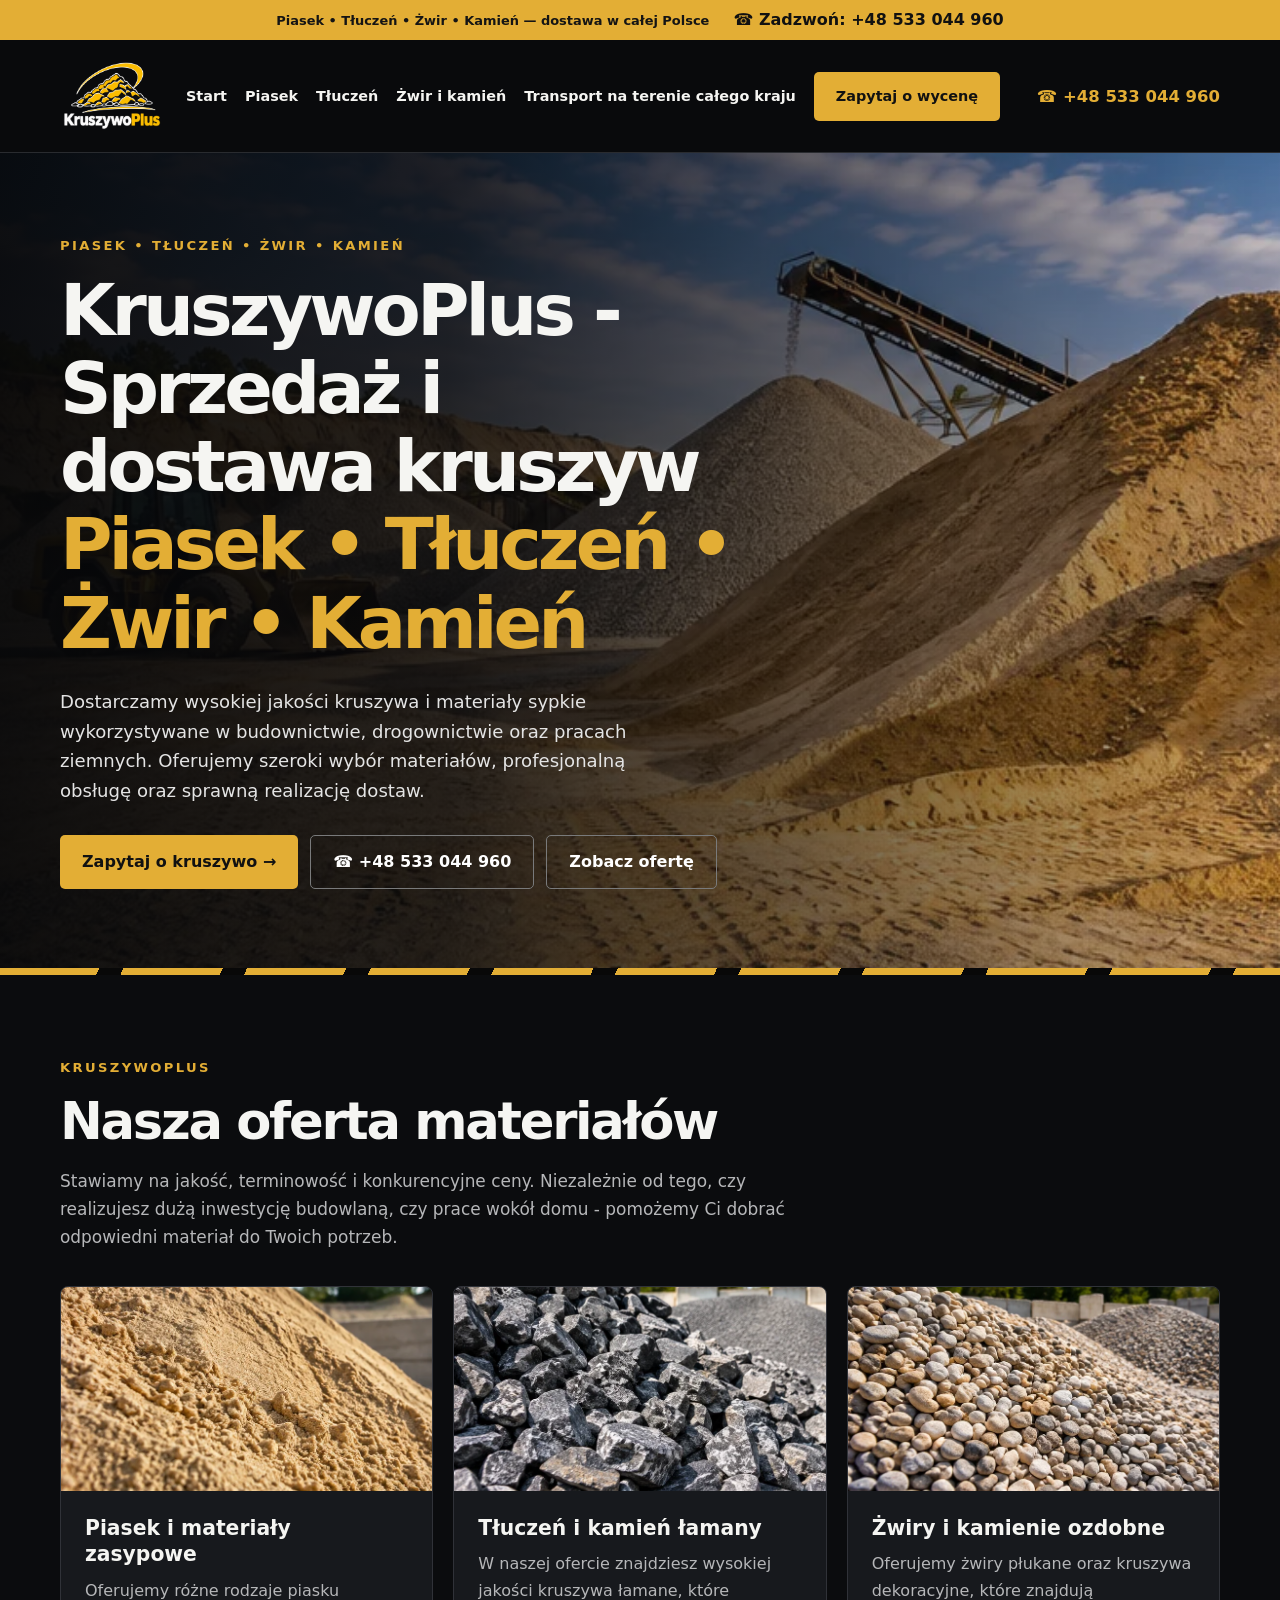
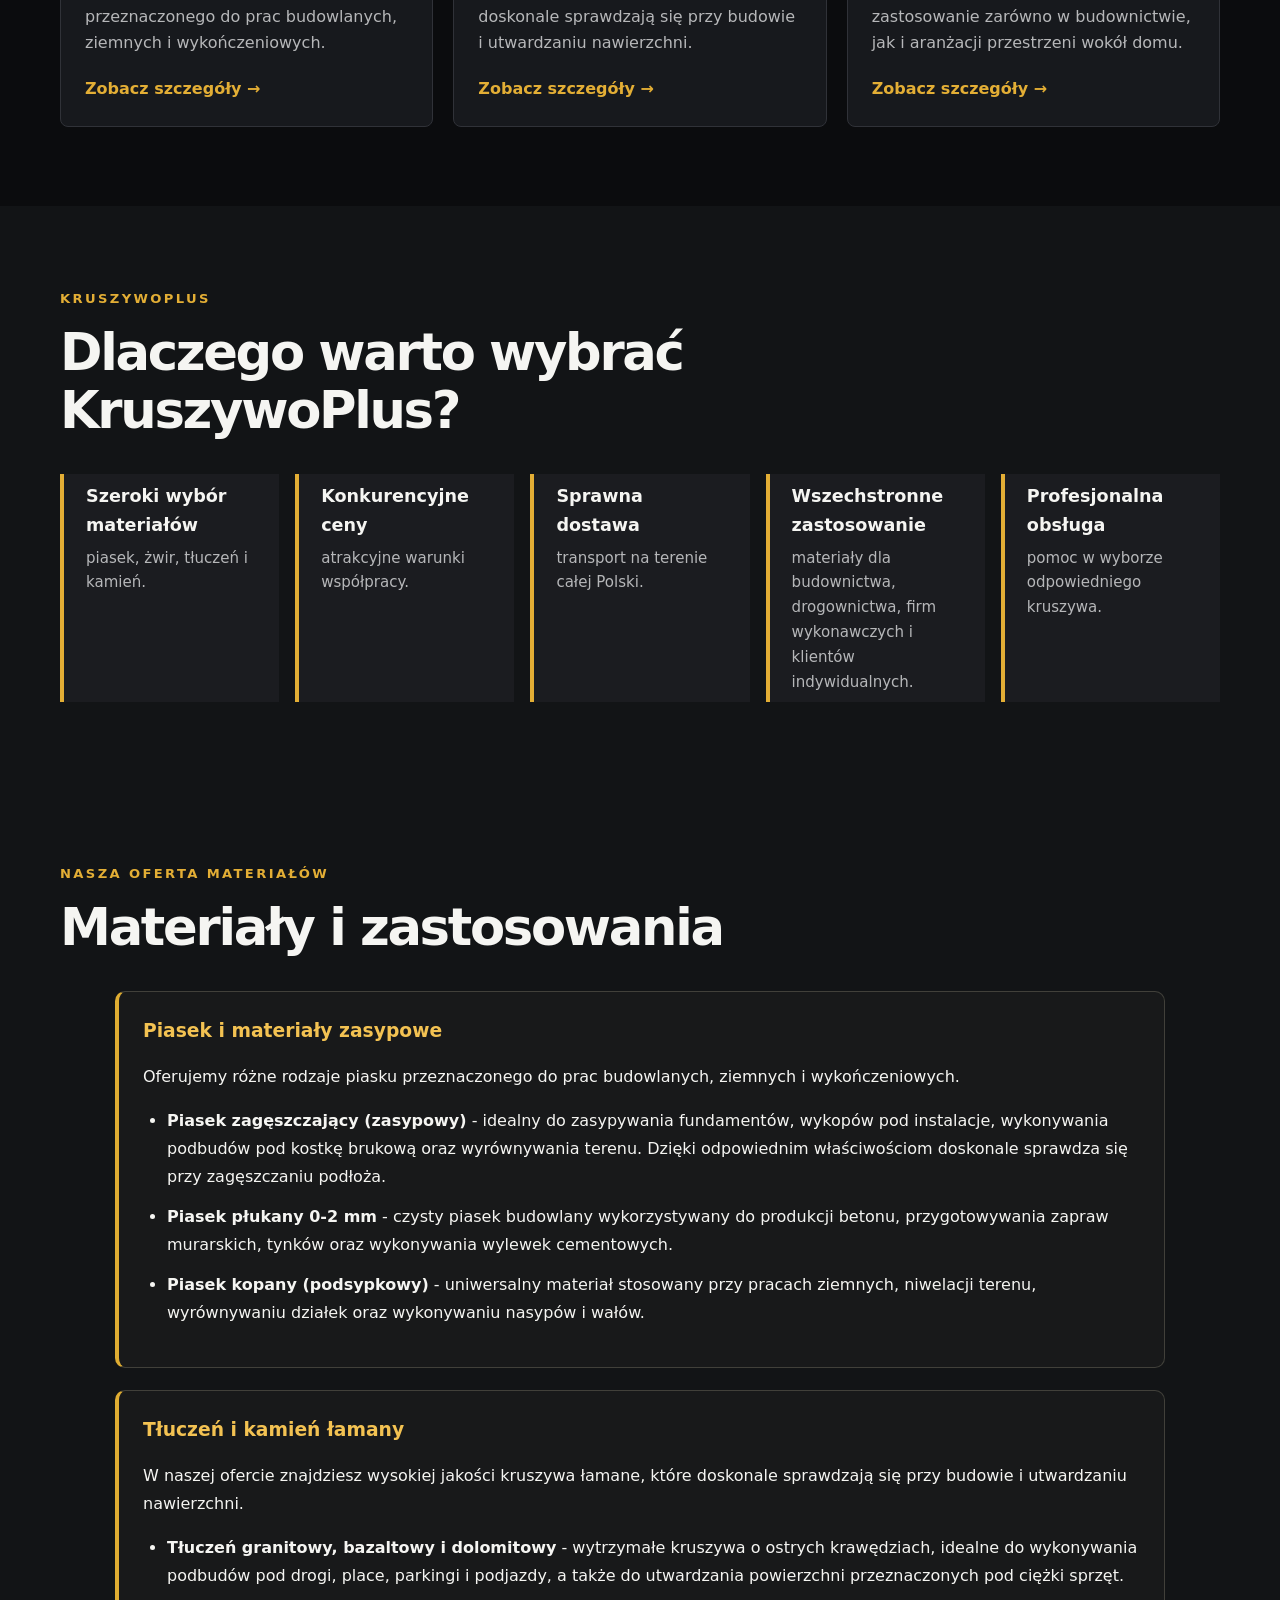
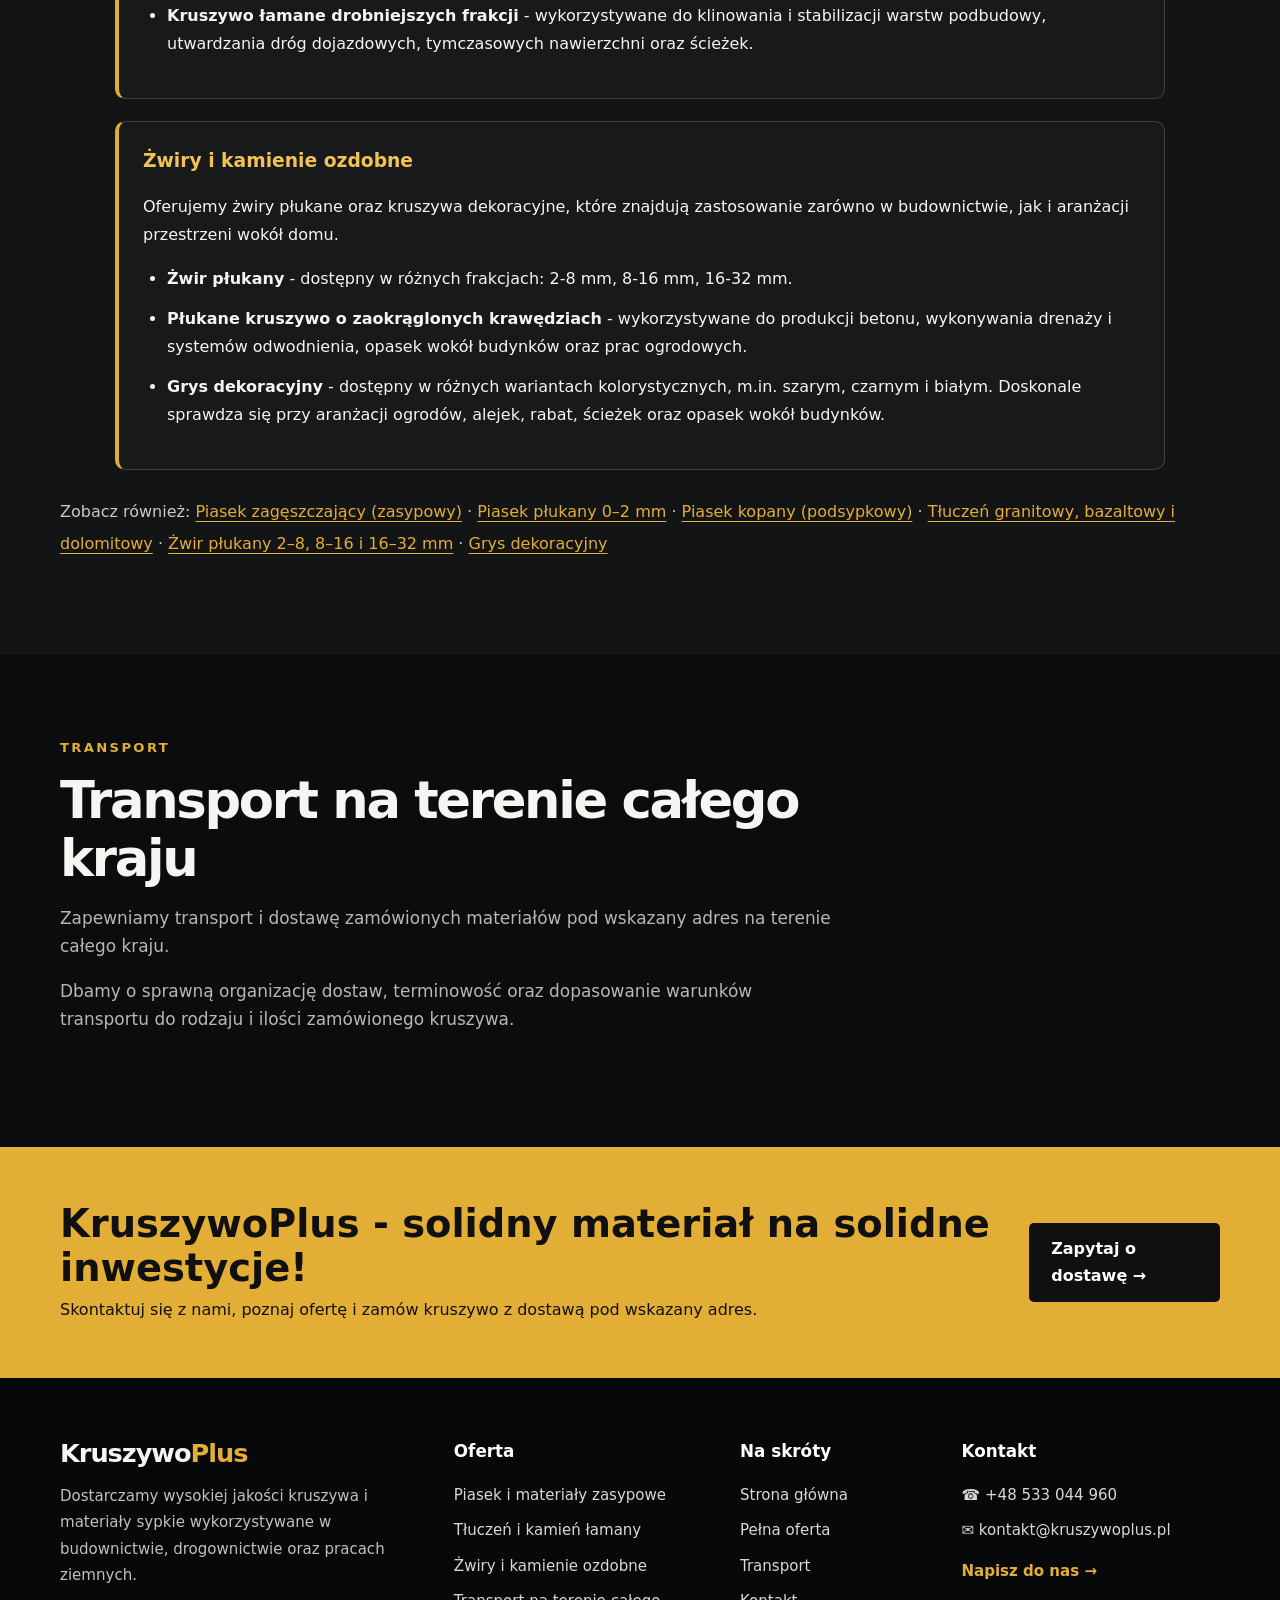
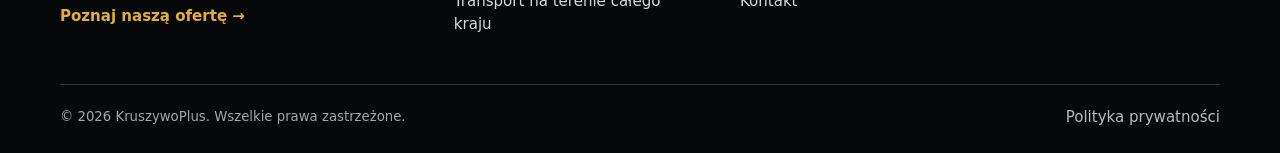
<file: index.html>
<!DOCTYPE html>

<html lang="pl"><head><meta charset="utf-8"/><meta content="width=device-width,initial-scale=1" name="viewport"/><title>Kruszywa z dostawą – piasek, żwir, tłuczeń | KruszywoPlus</title><meta content="Sprzedaż i dostawa kruszyw w całej Polsce. Piasek zasypowy, płukany i kopany, tłuczeń, żwir płukany oraz grys dekoracyjny. Poznaj ofertę KruszywoPlus." name="description"/><meta content="#0b0c0e" name="theme-color"/><link href="https://kruszywoplus.pl/" rel="canonical"/><link href="assets/favicon.svg" rel="icon" type="image/svg+xml"/><link as="style" href="assets/style.css" rel="preload"/><link href="assets/style.css" rel="stylesheet"/><meta content="website" property="og:type"/><meta content="Kruszywa z dostawą – piasek, żwir, tłuczeń | KruszywoPlus" property="og:title"/><meta content="Sprzedaż i dostawa kruszyw w całej Polsce. Piasek zasypowy, płukany i kopany, tłuczeń, żwir płukany oraz grys dekoracyjny. Poznaj ofertę KruszywoPlus." property="og:description"/><meta content="https://kruszywoplus.pl/assets/kruszywo-hero.webp" property="og:image"/><meta content="https://kruszywoplus.pl/" property="og:url"/><meta content="pl_PL" property="og:locale"/><meta content="summary_large_image" name="twitter:card"/><script type="application/ld+json">{"@context":"https://schema.org","@type":"Organization","@id":"https://kruszywoplus.pl/#organization","name":"KruszywoPlus","url":"https://kruszywoplus.pl/","logo":"https://kruszywoplus.pl/assets/logo-kruszywoplus.png","contactPoint":{"@type":"ContactPoint","telephone":"+48 533 044 960","contactType":"sales","areaServed":"PL","availableLanguage":"Polish"}}</script><script type="application/ld+json">{"@context":"https://schema.org","@type":"WebSite","@id":"https://kruszywoplus.pl/#website","name":"KruszywoPlus","url":"https://kruszywoplus.pl/","inLanguage":"pl-PL"}</script></head><body><a class="skip" href="#main">Przejdź do treści</a><div class="topbar"><span>Piasek • Tłuczeń • Żwir • Kamień — dostawa w całej Polsce</span><a class="topbar-call" href="tel:+48533044960">☎ Zadzwoń: +48 533 044 960</a></div><header class="header"><div class="wrap nav"><a aria-label="KruszywoPlus – strona główna" href="index.html"><img alt="KruszywoPlus – sprzedaż i dostawa kruszyw" class="logo" decoding="async" height="104" src="assets/logo-kruszywoplus.png" width="104"/></a><details class="mobile-menu"><summary>☰ Menu</summary><nav aria-label="Nawigacja mobilna" class="mobile-links"><a href="index.html">Strona główna</a><a href="uslugi/piasek.html">Piasek</a><a href="uslugi/tluczen.html">Tłuczeń</a><a href="uslugi/zwir.html">Żwir i kamień</a><a href="uslugi/transport.html">Transport na terenie całego kraju</a><a href="kontakt.html">Kontakt</a></nav></details><nav aria-label="Nawigacja główna" class="links"><a href="index.html">Start</a><a href="uslugi/piasek.html">Piasek</a><a href="uslugi/tluczen.html">Tłuczeń</a><a href="uslugi/zwir.html">Żwir i kamień</a><a href="uslugi/transport.html">Transport na terenie całego kraju</a><a class="cta" href="kontakt.html">Zapytaj o wycenę</a></nav><a class="header-call" href="tel:+48533044960">☎ +48 533 044 960</a></div></header><main id="main"><section class="hero"><div class="wrap"><span class="eyebrow">Piasek • Tłuczeń • Żwir • Kamień</span><h1>KruszywoPlus - Sprzedaż i dostawa kruszyw<br/><span>Piasek • Tłuczeń • Żwir • Kamień</span></h1><p>Dostarczamy wysokiej jakości kruszywa i materiały sypkie wykorzystywane w budownictwie, drogownictwie oraz pracach ziemnych. Oferujemy szeroki wybór materiałów, profesjonalną obsługę oraz sprawną realizację dostaw.</p><div class="actions"><a class="btn" href="kontakt.html">Zapytaj o kruszywo →</a><a class="btn ghost" href="tel:+48533044960">☎ +48 533 044 960</a><a class="btn ghost" href="#oferta">Zobacz ofertę</a></div></div></section><div class="stripe"></div><section id="oferta"><div class="wrap"><div class="section-head"><span class="eyebrow">KruszywoPlus</span><h2>Nasza oferta materiałów</h2><p>Stawiamy na jakość, terminowość i konkurencyjne ceny. Niezależnie od tego, czy realizujesz dużą inwestycję budowlaną, czy prace wokół domu - pomożemy Ci dobrać odpowiedni materiał do Twoich potrzeb.</p></div><div class="cards"><article class="card"><a href="uslugi/piasek.html"><img alt="Piasek budowlany i materiały zasypowe" decoding="async" height="520" loading="lazy" src="assets/piasek.webp" width="720"/></a><div class="card-content"><h3><a href="uslugi/piasek.html">Piasek i materiały zasypowe</a></h3><p>Oferujemy różne rodzaje piasku przeznaczonego do prac budowlanych, ziemnych i wykończeniowych.</p><a class="textlink" href="uslugi/piasek.html">Zobacz szczegóły →</a></div></article><article class="card"><a href="uslugi/tluczen.html"><img alt="Tłuczeń i kruszywo łamane" decoding="async" height="520" loading="lazy" src="assets/tluczen.webp" width="720"/></a><div class="card-content"><h3><a href="uslugi/tluczen.html">Tłuczeń i kamień łamany</a></h3><p>W naszej ofercie znajdziesz wysokiej jakości kruszywa łamane, które doskonale sprawdzają się przy budowie i utwardzaniu nawierzchni.</p><a class="textlink" href="uslugi/tluczen.html">Zobacz szczegóły →</a></div></article><article class="card"><a href="uslugi/zwir.html"><img alt="Żwir płukany i kamienie ozdobne" decoding="async" height="520" loading="lazy" src="assets/zwir.webp" width="720"/></a><div class="card-content"><h3><a href="uslugi/zwir.html">Żwiry i kamienie ozdobne</a></h3><p>Oferujemy żwiry płukane oraz kruszywa dekoracyjne, które znajdują zastosowanie zarówno w budownictwie, jak i aranżacji przestrzeni wokół domu.</p><a class="textlink" href="uslugi/zwir.html">Zobacz szczegóły →</a></div></article></div></div></section><section class="alt"><div class="wrap"><div class="section-head"><span class="eyebrow">KruszywoPlus</span><h2>Dlaczego warto wybrać KruszywoPlus?</h2></div><div class="stats"><article class="stat"><h3>Szeroki wybór materiałów</h3><p>piasek, żwir, tłuczeń i kamień.</p></article><article class="stat"><h3>Konkurencyjne ceny</h3><p>atrakcyjne warunki współpracy.</p></article><article class="stat"><h3>Sprawna dostawa</h3><p>transport na terenie całej Polski.</p></article><article class="stat"><h3>Wszechstronne zastosowanie</h3><p>materiały dla budownictwa, drogownictwa, firm wykonawczych i klientów indywidualnych.</p></article><article class="stat"><h3>Profesjonalna obsługa</h3><p>pomoc w wyborze odpowiedniego kruszywa.</p></article></div></div></section><section class="alt" id="materialy"><div class="wrap"><div class="section-head"><span class="eyebrow">Nasza oferta materiałów</span><h2>Materiały i zastosowania</h2></div><div class="material-details"><article class="material-block"><h3>Piasek i materiały zasypowe</h3><p>Oferujemy różne rodzaje piasku przeznaczonego do prac budowlanych, ziemnych i wykończeniowych.</p><ul><li><strong>Piasek zagęszczający (zasypowy)</strong> - idealny do zasypywania fundamentów, wykopów pod instalacje, wykonywania podbudów pod kostkę brukową oraz wyrównywania terenu. Dzięki odpowiednim właściwościom doskonale sprawdza się przy zagęszczaniu podłoża.</li><li><strong>Piasek płukany 0-2 mm</strong> - czysty piasek budowlany wykorzystywany do produkcji betonu, przygotowywania zapraw murarskich, tynków oraz wykonywania wylewek cementowych.</li><li><strong>Piasek kopany (podsypkowy)</strong> - uniwersalny materiał stosowany przy pracach ziemnych, niwelacji terenu, wyrównywaniu działek oraz wykonywaniu nasypów i wałów.</li></ul></article><article class="material-block"><h3>Tłuczeń i kamień łamany</h3><p>W naszej ofercie znajdziesz wysokiej jakości kruszywa łamane, które doskonale sprawdzają się przy budowie i utwardzaniu nawierzchni.</p><ul><li><strong>Tłuczeń granitowy, bazaltowy i dolomitowy</strong> - wytrzymałe kruszywa o ostrych krawędziach, idealne do wykonywania podbudów pod drogi, place, parkingi i podjazdy, a także do utwardzania powierzchni przeznaczonych pod ciężki sprzęt.</li><li><strong>Kruszywo łamane drobniejszych frakcji</strong> - wykorzystywane do klinowania i stabilizacji warstw podbudowy, utwardzania dróg dojazdowych, tymczasowych nawierzchni oraz ścieżek.</li></ul></article><article class="material-block"><h3>Żwiry i kamienie ozdobne</h3><p>Oferujemy żwiry płukane oraz kruszywa dekoracyjne, które znajdują zastosowanie zarówno w budownictwie, jak i aranżacji przestrzeni wokół domu.</p><ul><li><strong>Żwir płukany</strong> - dostępny w różnych frakcjach: 2-8 mm, 8-16 mm, 16-32 mm.</li><li><strong>Płukane kruszywo o zaokrąglonych krawędziach</strong> - wykorzystywane do produkcji betonu, wykonywania drenaży i systemów odwodnienia, opasek wokół budynków oraz prac ogrodowych.</li><li><strong>Grys dekoracyjny</strong> - dostępny w różnych wariantach kolorystycznych, m.in. szarym, czarnym i białym. Doskonale sprawdza się przy aranżacji ogrodów, alejek, rabat, ścieżek oraz opasek wokół budynków.</li></ul></article></div><p class="material-links">Zobacz również: <a href="uslugi/piasek-zasypowy.html">Piasek zagęszczający (zasypowy)</a> · <a href="uslugi/piasek-plukany-0-2.html">Piasek płukany 0–2 mm</a> · <a href="uslugi/piasek-kopany.html">Piasek kopany (podsypkowy)</a> · <a href="uslugi/tluczen-granitowy-bazaltowy-dolomitowy.html">Tłuczeń granitowy, bazaltowy i dolomitowy</a> · <a href="uslugi/zwir-plukany.html">Żwir płukany 2–8, 8–16 i 16–32 mm</a> · <a href="uslugi/grys-dekoracyjny.html">Grys dekoracyjny</a></p></div></section><section id="transport"><div class="wrap"><div class="section-head"><span class="eyebrow">Transport</span><h2>Transport na terenie całego kraju</h2><p>Zapewniamy transport i dostawę zamówionych materiałów pod wskazany adres na terenie całego kraju.</p><p>Dbamy o sprawną organizację dostaw, terminowość oraz dopasowanie warunków transportu do rodzaju i ilości zamówionego kruszywa.</p></div></div></section><div class="banner"><div class="wrap inner"><div><h2>KruszywoPlus - solidny materiał na solidne inwestycje!</h2><p>Skontaktuj się z nami, poznaj ofertę i zamów kruszywo z dostawą pod wskazany adres.</p></div><a class="btn" href="kontakt.html">Zapytaj o dostawę →</a></div></div></main><footer class="footer"><div class="wrap"><div class="footgrid">
<div class="footbrand"><div class="footer-brand-name">Kruszywo<span>Plus</span></div><p>Dostarczamy wysokiej jakości kruszywa i materiały sypkie wykorzystywane w budownictwie, drogownictwie oraz pracach ziemnych.</p><a class="footer-action" href="index.html#oferta">Poznaj naszą ofertę →</a></div>
<div class="footcol"><h3>Oferta</h3><a href="uslugi/piasek.html">Piasek i materiały zasypowe</a><a href="uslugi/tluczen.html">Tłuczeń i kamień łamany</a><a href="uslugi/zwir.html">Żwiry i kamienie ozdobne</a><a href="uslugi/transport.html">Transport na terenie całego kraju</a></div>
<div class="footcol"><h3>Na skróty</h3><a href="index.html">Strona główna</a><a href="index.html#oferta">Pełna oferta</a><a href="index.html#transport">Transport</a><a href="kontakt.html">Kontakt</a></div>
<div class="footcol footer-contact"><h3>Kontakt</h3><a href="tel:+48533044960">☎ +48 533 044 960</a><a href="mailto:kontakt@kruszywoplus.pl">✉ kontakt@kruszywoplus.pl</a><a class="footer-action" href="kontakt.html">Napisz do nas →</a></div>
</div><div class="fine"><span>© 2026 KruszywoPlus. Wszelkie prawa zastrzeżone.</span><a href="polityka-prywatnosci.html">Polityka prywatności</a></div></div></footer><a class="mobile-sticky-call" href="tel:+48533044960">☎ Zadzwoń: +48 533 044 960</a></body></html>
</file>
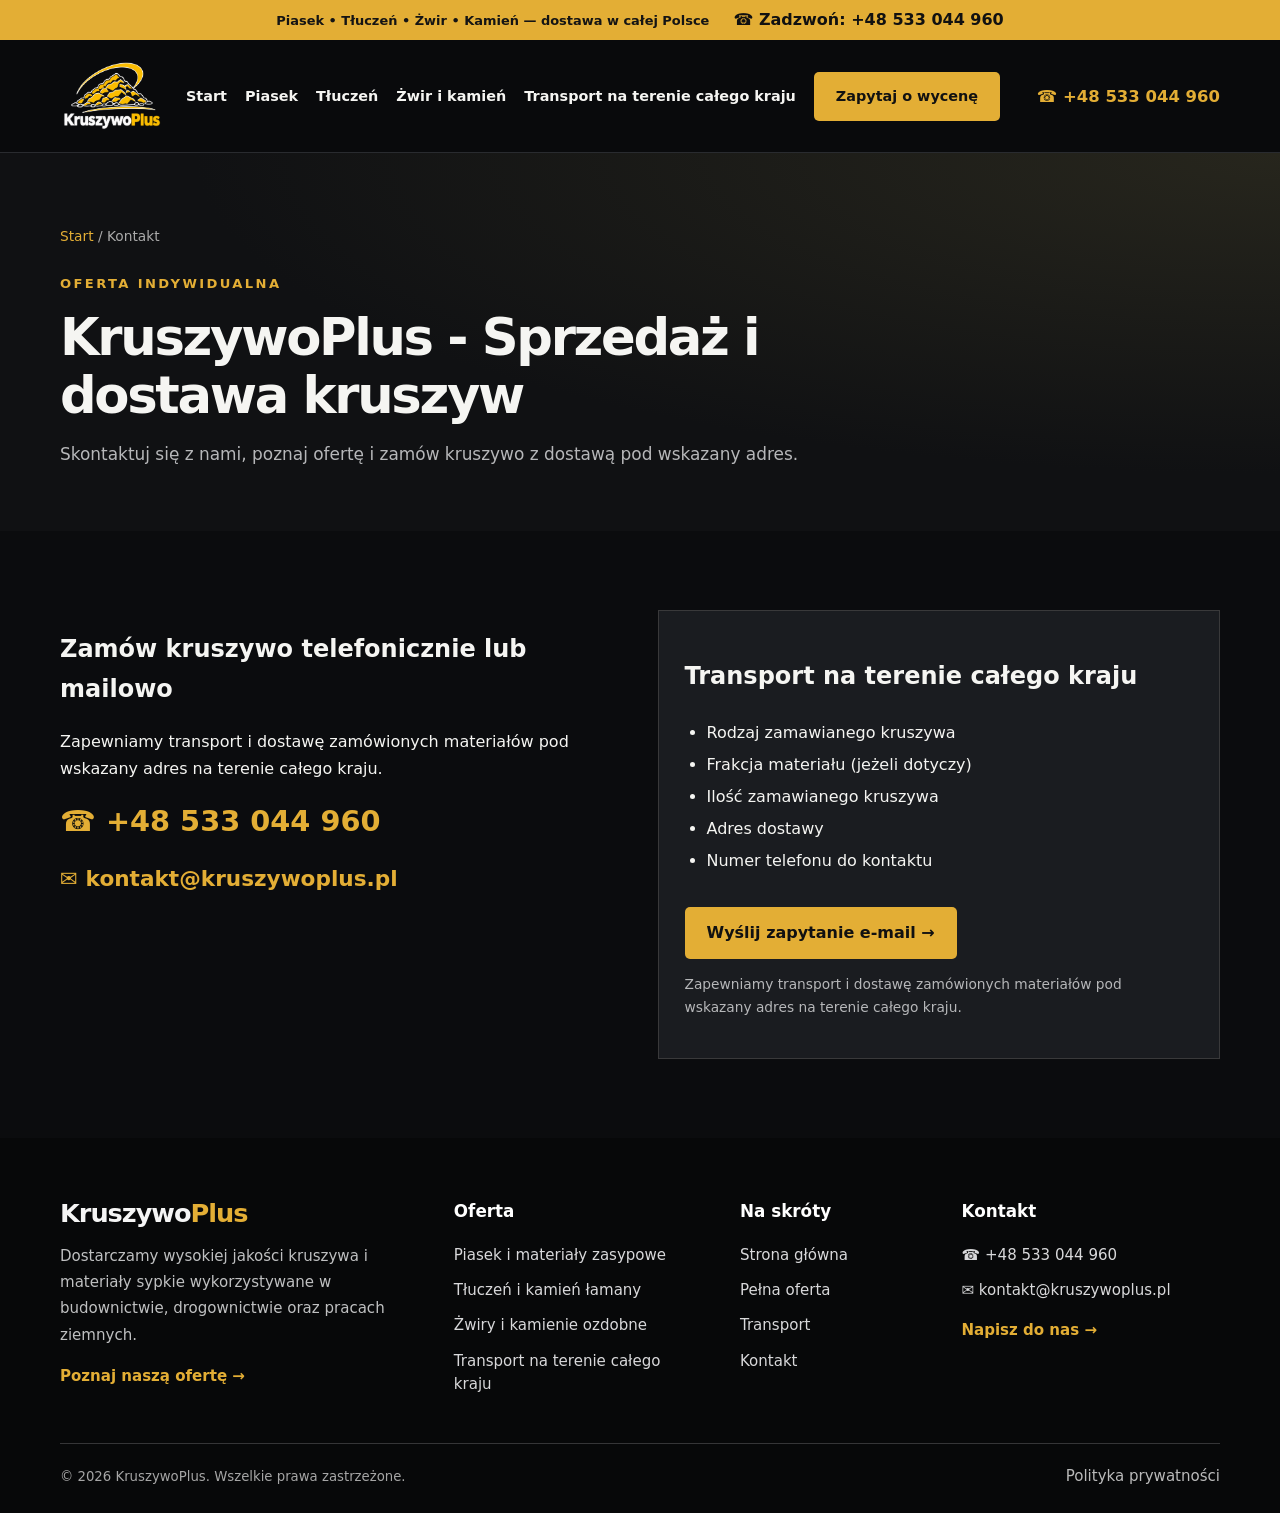
<file: kontakt.html>
<!DOCTYPE html>

<html lang="pl"><head><meta charset="utf-8"/><meta content="width=device-width,initial-scale=1" name="viewport"/><title>Kontakt i zapytanie o kruszywo z dostawą | KruszywoPlus</title><meta content="Skontaktuj się z KruszywoPlus w sprawie zamówienia piasku, żwiru, tłucznia i kamienia. Dostawa materiałów pod wskazany adres na terenie całej Polski." name="description"/><meta content="#0b0c0e" name="theme-color"/><link href="https://kruszywoplus.pl/kontakt.html" rel="canonical"/><link href="assets/favicon.svg" rel="icon" type="image/svg+xml"/><link as="style" href="assets/style.css" rel="preload"/><link href="assets/style.css" rel="stylesheet"/><meta content="website" property="og:type"/><meta content="Kontakt i zapytanie o kruszywo z dostawą | KruszywoPlus" property="og:title"/><meta content="Skontaktuj się z KruszywoPlus w sprawie zamówienia piasku, żwiru, tłucznia i kamienia. Dostawa materiałów pod wskazany adres na terenie całej Polski." property="og:description"/><meta content="https://kruszywoplus.pl/assets/kruszywo-hero.webp" property="og:image"/><meta content="https://kruszywoplus.pl/kontakt.html" property="og:url"/><meta content="pl_PL" property="og:locale"/><meta content="summary_large_image" name="twitter:card"/><script type="application/ld+json">{"@context":"https://schema.org","@type":"BreadcrumbList","itemListElement":[{"@type":"ListItem","position":1,"name":"Strona główna","item":"https://kruszywoplus.pl/"},{"@type":"ListItem","position":2,"name":"Kontakt","item":"https://kruszywoplus.pl/kontakt.html"}]}</script></head><body><a class="skip" href="#main">Przejdź do treści</a><div class="topbar"><span>Piasek • Tłuczeń • Żwir • Kamień — dostawa w całej Polsce</span><a class="topbar-call" href="tel:+48533044960">☎ Zadzwoń: +48 533 044 960</a></div><header class="header"><div class="wrap nav"><a aria-label="KruszywoPlus – strona główna" href="index.html"><img alt="KruszywoPlus – sprzedaż i dostawa kruszyw" class="logo" decoding="async" height="104" src="assets/logo-kruszywoplus.png" width="104"/></a><details class="mobile-menu"><summary>☰ Menu</summary><nav aria-label="Nawigacja mobilna" class="mobile-links"><a href="index.html">Strona główna</a><a href="uslugi/piasek.html">Piasek</a><a href="uslugi/tluczen.html">Tłuczeń</a><a href="uslugi/zwir.html">Żwir i kamień</a><a href="uslugi/transport.html">Transport na terenie całego kraju</a><a href="kontakt.html">Kontakt</a></nav></details><nav aria-label="Nawigacja główna" class="links"><a href="index.html">Start</a><a href="uslugi/piasek.html">Piasek</a><a href="uslugi/tluczen.html">Tłuczeń</a><a href="uslugi/zwir.html">Żwir i kamień</a><a href="uslugi/transport.html">Transport na terenie całego kraju</a><a class="cta" href="kontakt.html">Zapytaj o wycenę</a></nav><a class="header-call" href="tel:+48533044960">☎ +48 533 044 960</a></div></header><main id="main"><section class="pageintro"><div class="wrap"><div class="breadcrumbs"><a href="index.html">Start</a> / Kontakt</div><span class="eyebrow">Oferta indywidualna</span><h1>KruszywoPlus - Sprzedaż i dostawa kruszyw</h1><p class="lead">Skontaktuj się z nami, poznaj ofertę i zamów kruszywo z dostawą pod wskazany adres.</p></div></section><section><div class="wrap contact"><div class="contact-info"><h2>Zamów kruszywo telefonicznie lub mailowo</h2><p>Zapewniamy transport i dostawę zamówionych materiałów pod wskazany adres na terenie całego kraju.</p><a class="contact-large" href="tel:+48533044960">☎ +48 533 044 960</a><a class="contact-large contact-mail" href="mailto:kontakt@kruszywoplus.pl">✉ kontakt@kruszywoplus.pl</a></div><div class="form"><h2>Transport na terenie całego kraju</h2><ul><li>Rodzaj zamawianego kruszywa</li><li>Frakcja materiału (jeżeli dotyczy)</li><li>Ilość zamawianego kruszywa</li><li>Adres dostawy</li><li>Numer telefonu do kontaktu</li></ul><a class="btn" href="mailto:kontakt@kruszywoplus.pl?subject=Zapytanie%20o%20zakup%20kruszywa">Wyślij zapytanie e-mail →</a><p class="small">Zapewniamy transport i dostawę zamówionych materiałów pod wskazany adres na terenie całego kraju.</p></div></div></section></main><footer class="footer"><div class="wrap"><div class="footgrid">
<div class="footbrand"><div class="footer-brand-name">Kruszywo<span>Plus</span></div><p>Dostarczamy wysokiej jakości kruszywa i materiały sypkie wykorzystywane w budownictwie, drogownictwie oraz pracach ziemnych.</p><a class="footer-action" href="index.html#oferta">Poznaj naszą ofertę →</a></div>
<div class="footcol"><h3>Oferta</h3><a href="uslugi/piasek.html">Piasek i materiały zasypowe</a><a href="uslugi/tluczen.html">Tłuczeń i kamień łamany</a><a href="uslugi/zwir.html">Żwiry i kamienie ozdobne</a><a href="uslugi/transport.html">Transport na terenie całego kraju</a></div>
<div class="footcol"><h3>Na skróty</h3><a href="index.html">Strona główna</a><a href="index.html#oferta">Pełna oferta</a><a href="index.html#transport">Transport</a><a href="kontakt.html">Kontakt</a></div>
<div class="footcol footer-contact"><h3>Kontakt</h3><a href="tel:+48533044960">☎ +48 533 044 960</a><a href="mailto:kontakt@kruszywoplus.pl">✉ kontakt@kruszywoplus.pl</a><a class="footer-action" href="kontakt.html">Napisz do nas →</a></div>
</div><div class="fine"><span>© 2026 KruszywoPlus. Wszelkie prawa zastrzeżone.</span><a href="polityka-prywatnosci.html">Polityka prywatności</a></div></div></footer><a class="mobile-sticky-call" href="tel:+48533044960">☎ Zadzwoń: +48 533 044 960</a></body></html>
</file>
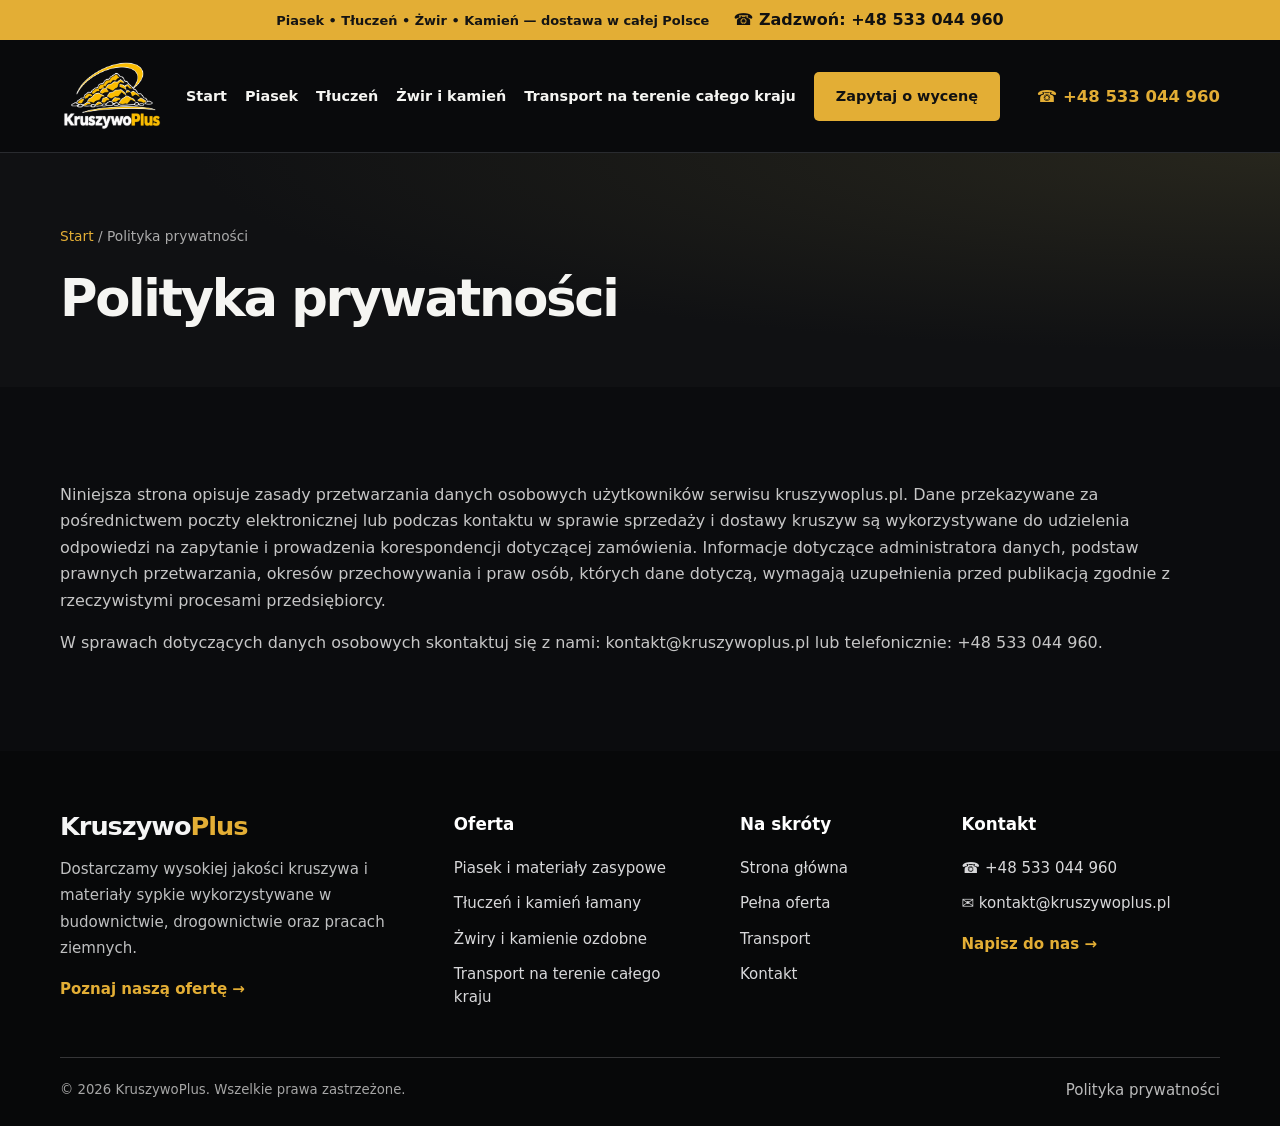
<file: polityka-prywatnosci.html>
<!DOCTYPE html>

<html lang="pl"><head><meta charset="utf-8"/><meta content="width=device-width,initial-scale=1" name="viewport"/><title>Polityka prywatności | KruszywoPlus</title><meta content="Informacje o zasadach przetwarzania danych przy kontakcie z KruszywoPlus." name="description"/><meta content="#0b0c0e" name="theme-color"/><link href="https://kruszywoplus.pl/polityka-prywatnosci.html" rel="canonical"/><link href="assets/favicon.svg" rel="icon" type="image/svg+xml"/><link as="style" href="assets/style.css" rel="preload"/><link href="assets/style.css" rel="stylesheet"/><meta content="website" property="og:type"/><meta content="Polityka prywatności | KruszywoPlus" property="og:title"/><meta content="Informacje o zasadach przetwarzania danych przy kontakcie z KruszywoPlus." property="og:description"/><meta content="https://kruszywoplus.pl/assets/kruszywo-hero.webp" property="og:image"/><meta content="https://kruszywoplus.pl/polityka-prywatnosci.html" property="og:url"/><meta content="pl_PL" property="og:locale"/><meta content="summary_large_image" name="twitter:card"/><script type="application/ld+json">{"@context":"https://schema.org","@type":"BreadcrumbList","itemListElement":[{"@type":"ListItem","position":1,"name":"Strona główna","item":"https://kruszywoplus.pl/"},{"@type":"ListItem","position":2,"name":"Polityka prywatności","item":"https://kruszywoplus.pl/polityka-prywatnosci.html"}]}</script></head><body><a class="skip" href="#main">Przejdź do treści</a><div class="topbar"><span>Piasek • Tłuczeń • Żwir • Kamień — dostawa w całej Polsce</span><a class="topbar-call" href="tel:+48533044960">☎ Zadzwoń: +48 533 044 960</a></div><header class="header"><div class="wrap nav"><a aria-label="KruszywoPlus – strona główna" href="index.html"><img alt="KruszywoPlus – sprzedaż i dostawa kruszyw" class="logo" decoding="async" height="104" src="assets/logo-kruszywoplus.png" width="104"/></a><details class="mobile-menu"><summary>☰ Menu</summary><nav aria-label="Nawigacja mobilna" class="mobile-links"><a href="index.html">Strona główna</a><a href="uslugi/piasek.html">Piasek</a><a href="uslugi/tluczen.html">Tłuczeń</a><a href="uslugi/zwir.html">Żwir i kamień</a><a href="uslugi/transport.html">Transport na terenie całego kraju</a><a href="kontakt.html">Kontakt</a></nav></details><nav aria-label="Nawigacja główna" class="links"><a href="index.html">Start</a><a href="uslugi/piasek.html">Piasek</a><a href="uslugi/tluczen.html">Tłuczeń</a><a href="uslugi/zwir.html">Żwir i kamień</a><a href="uslugi/transport.html">Transport na terenie całego kraju</a><a class="cta" href="kontakt.html">Zapytaj o wycenę</a></nav><a class="header-call" href="tel:+48533044960">☎ +48 533 044 960</a></div></header><main id="main"><section class="pageintro"><div class="wrap"><div class="breadcrumbs"><a href="index.html">Start</a> / Polityka prywatności</div><h1>Polityka prywatności</h1></div></section><section><div class="wrap copy"><p>Niniejsza strona opisuje zasady przetwarzania danych osobowych użytkowników serwisu kruszywoplus.pl. Dane przekazywane za pośrednictwem poczty elektronicznej lub podczas kontaktu w sprawie sprzedaży i dostawy kruszyw są wykorzystywane do udzielenia odpowiedzi na zapytanie i prowadzenia korespondencji dotyczącej zamówienia. Informacje dotyczące administratora danych, podstaw prawnych przetwarzania, okresów przechowywania i praw osób, których dane dotyczą, wymagają uzupełnienia przed publikacją zgodnie z rzeczywistymi procesami przedsiębiorcy.</p><p>W sprawach dotyczących danych osobowych skontaktuj się z nami: <a href="mailto:kontakt@kruszywoplus.pl">kontakt@kruszywoplus.pl</a> lub telefonicznie: <a href="tel:+48533044960">+48 533 044 960</a>.</p></div></section></main><footer class="footer"><div class="wrap"><div class="footgrid">
<div class="footbrand"><div class="footer-brand-name">Kruszywo<span>Plus</span></div><p>Dostarczamy wysokiej jakości kruszywa i materiały sypkie wykorzystywane w budownictwie, drogownictwie oraz pracach ziemnych.</p><a class="footer-action" href="index.html#oferta">Poznaj naszą ofertę →</a></div>
<div class="footcol"><h3>Oferta</h3><a href="uslugi/piasek.html">Piasek i materiały zasypowe</a><a href="uslugi/tluczen.html">Tłuczeń i kamień łamany</a><a href="uslugi/zwir.html">Żwiry i kamienie ozdobne</a><a href="uslugi/transport.html">Transport na terenie całego kraju</a></div>
<div class="footcol"><h3>Na skróty</h3><a href="index.html">Strona główna</a><a href="index.html#oferta">Pełna oferta</a><a href="index.html#transport">Transport</a><a href="kontakt.html">Kontakt</a></div>
<div class="footcol footer-contact"><h3>Kontakt</h3><a href="tel:+48533044960">☎ +48 533 044 960</a><a href="mailto:kontakt@kruszywoplus.pl">✉ kontakt@kruszywoplus.pl</a><a class="footer-action" href="kontakt.html">Napisz do nas →</a></div>
</div><div class="fine"><span>© 2026 KruszywoPlus. Wszelkie prawa zastrzeżone.</span><a href="polityka-prywatnosci.html">Polityka prywatności</a></div></div></footer><a class="mobile-sticky-call" href="tel:+48533044960">☎ Zadzwoń: +48 533 044 960</a></body></html>
</file>
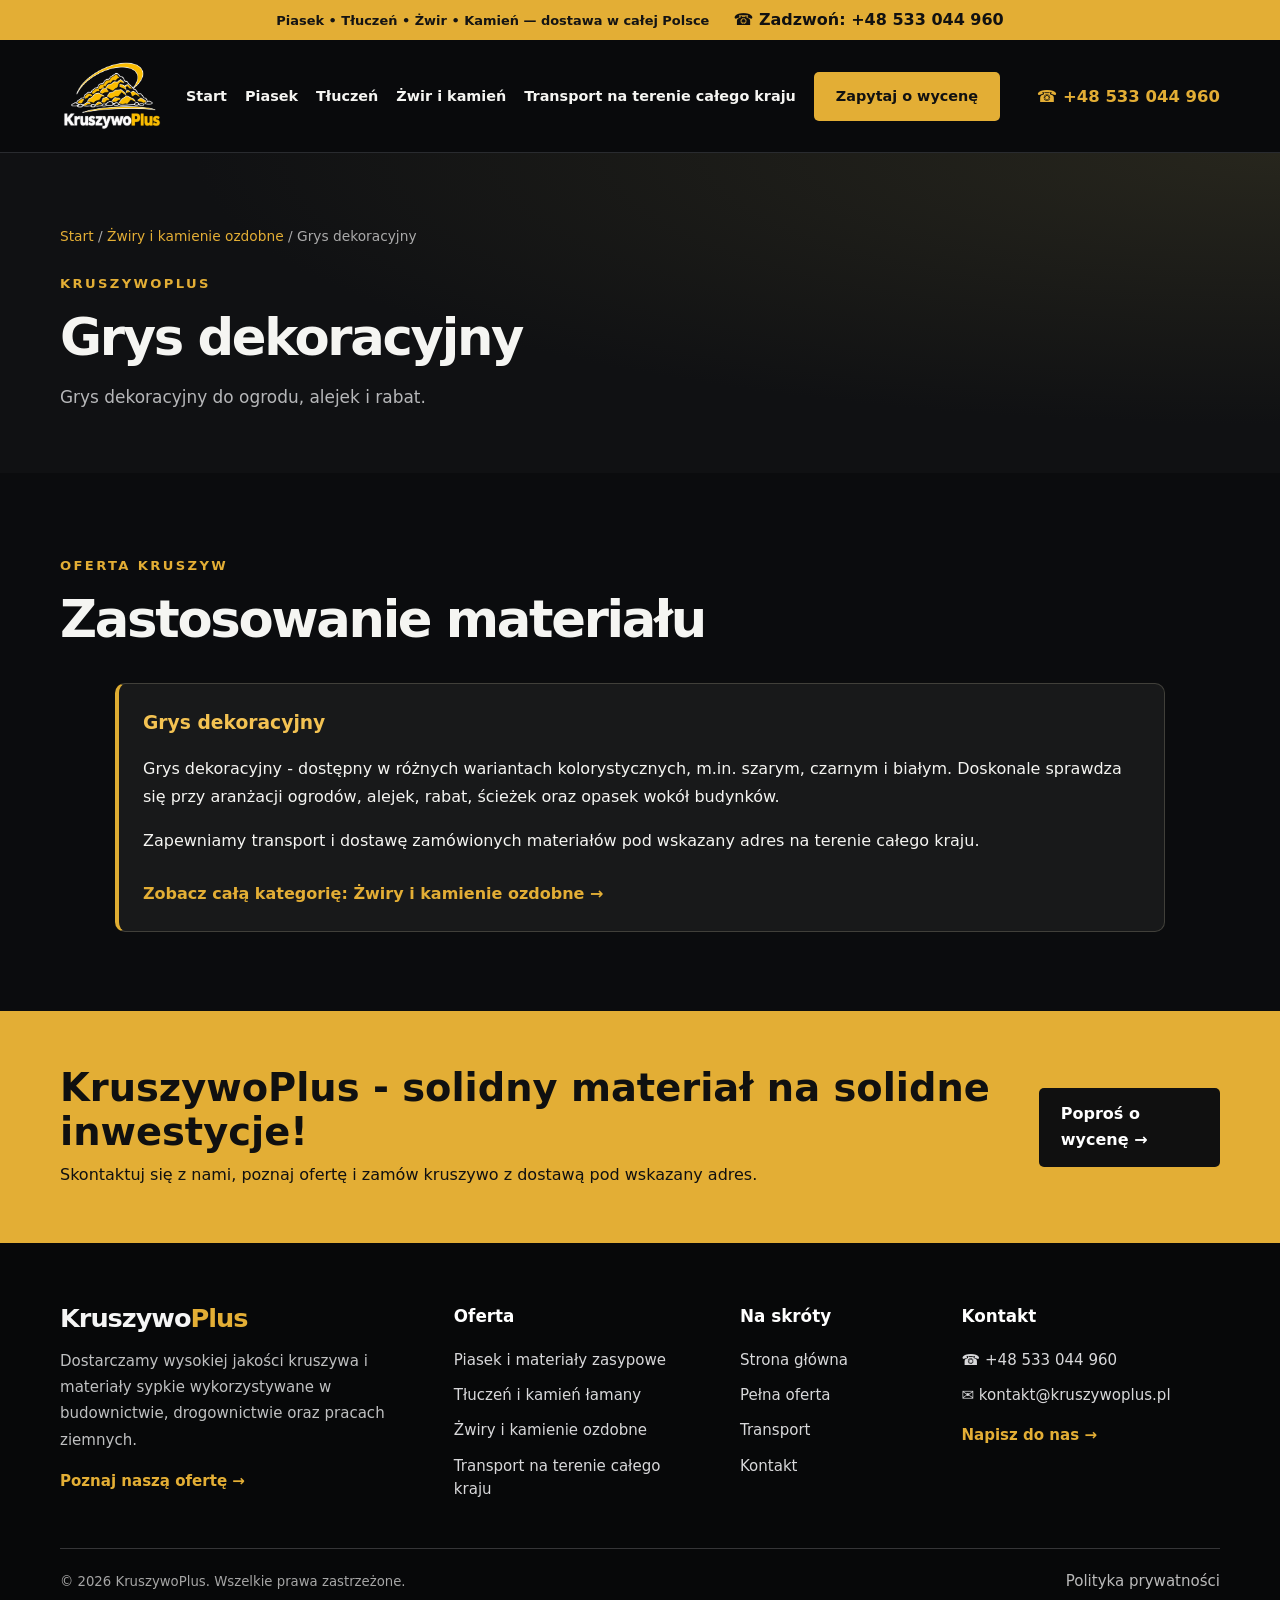
<file: uslugi/grys-dekoracyjny.html>
<!DOCTYPE html>

<html lang="pl"><head><meta charset="utf-8"/><meta content="width=device-width,initial-scale=1" name="viewport"/><title>Grys dekoracyjny z dostawą | KruszywoPlus</title><meta content="dostępny w różnych wariantach kolorystycznych, m.in. szarym, czarnym i białym. Doskonale sprawdza się przy aranżacji ogrodów, alejek, rabat, ścieżek oraz opasek" name="description"/><meta content="#0b0c0e" name="theme-color"/><link href="https://kruszywoplus.pl/uslugi/grys-dekoracyjny.html" rel="canonical"/><link href="../assets/favicon.svg" rel="icon" type="image/svg+xml"/><link as="style" href="../assets/style.css" rel="preload"/><link href="../assets/style.css" rel="stylesheet"/><meta content="website" property="og:type"/><meta content="Grys dekoracyjny z dostawą | KruszywoPlus" property="og:title"/><meta content="dostępny w różnych wariantach kolorystycznych, m.in. szarym, czarnym i białym. Doskonale sprawdza się przy aranżacji ogrodów, alejek, rabat, ścieżek oraz opasek" property="og:description"/><meta content="https://kruszywoplus.pl/assets/zwir.webp" property="og:image"/><meta content="https://kruszywoplus.pl/uslugi/grys-dekoracyjny.html" property="og:url"/><meta content="pl_PL" property="og:locale"/><meta content="summary_large_image" name="twitter:card"/><script type="application/ld+json">{"@context":"https://schema.org","@type":"BreadcrumbList","itemListElement":[{"@type":"ListItem","position":1,"name":"Strona główna","item":"https://kruszywoplus.pl/"},{"@type":"ListItem","position":2,"name":"Żwiry i kamienie ozdobne","item":"https://kruszywoplus.pl/uslugi/zwir.html"},{"@type":"ListItem","position":3,"name":"Grys dekoracyjny","item":"https://kruszywoplus.pl/uslugi/grys-dekoracyjny.html"}]}</script></head><body><a class="skip" href="#main">Przejdź do treści</a><div class="topbar"><span>Piasek • Tłuczeń • Żwir • Kamień — dostawa w całej Polsce</span><a class="topbar-call" href="tel:+48533044960">☎ Zadzwoń: +48 533 044 960</a></div><header class="header"><div class="wrap nav"><a aria-label="KruszywoPlus – strona główna" href="../index.html"><img alt="KruszywoPlus – sprzedaż i dostawa kruszyw" class="logo" decoding="async" height="104" src="../assets/logo-kruszywoplus.png" width="104"/></a><details class="mobile-menu"><summary>☰ Menu</summary><nav aria-label="Nawigacja mobilna" class="mobile-links"><a href="../index.html">Strona główna</a><a href="../uslugi/piasek.html">Piasek</a><a href="../uslugi/tluczen.html">Tłuczeń</a><a href="../uslugi/zwir.html">Żwir i kamień</a><a href="../uslugi/transport.html">Transport na terenie całego kraju</a><a href="../kontakt.html">Kontakt</a></nav></details><nav aria-label="Nawigacja główna" class="links"><a href="../index.html">Start</a><a href="../uslugi/piasek.html">Piasek</a><a href="../uslugi/tluczen.html">Tłuczeń</a><a href="../uslugi/zwir.html">Żwir i kamień</a><a href="../uslugi/transport.html">Transport na terenie całego kraju</a><a class="cta" href="../kontakt.html">Zapytaj o wycenę</a></nav><a class="header-call" href="tel:+48533044960">☎ +48 533 044 960</a></div></header><main id="main"><section class="pageintro"><div class="wrap"><div class="breadcrumbs"><a href="../index.html">Start</a> / <a href="zwir.html">Żwiry i kamienie ozdobne</a> / Grys dekoracyjny</div><span class="eyebrow">KruszywoPlus</span><h1>Grys dekoracyjny</h1><p class="lead">Grys dekoracyjny do ogrodu, alejek i rabat.</p></div></section><section><div class="wrap"><div class="section-head"><span class="eyebrow">Oferta kruszyw</span><h2>Zastosowanie materiału</h2></div><div class="material-details"><article class="material-block"><h3>Grys dekoracyjny</h3><p>Grys dekoracyjny - dostępny w różnych wariantach kolorystycznych, m.in. szarym, czarnym i białym. Doskonale sprawdza się przy aranżacji ogrodów, alejek, rabat, ścieżek oraz opasek wokół budynków.</p><p>Zapewniamy transport i dostawę zamówionych materiałów pod wskazany adres na terenie całego kraju.</p><a class="textlink" href="zwir.html">Zobacz całą kategorię: Żwiry i kamienie ozdobne →</a></article></div></div></section><div class="banner"><div class="wrap inner"><div><h2>KruszywoPlus - solidny materiał na solidne inwestycje!</h2><p>Skontaktuj się z nami, poznaj ofertę i zamów kruszywo z dostawą pod wskazany adres.</p></div><a class="btn" href="../kontakt.html">Poproś o wycenę →</a></div></div></main><footer class="footer"><div class="wrap"><div class="footgrid">
<div class="footbrand"><div class="footer-brand-name">Kruszywo<span>Plus</span></div><p>Dostarczamy wysokiej jakości kruszywa i materiały sypkie wykorzystywane w budownictwie, drogownictwie oraz pracach ziemnych.</p><a class="footer-action" href="../index.html#oferta">Poznaj naszą ofertę →</a></div>
<div class="footcol"><h3>Oferta</h3><a href="../uslugi/piasek.html">Piasek i materiały zasypowe</a><a href="../uslugi/tluczen.html">Tłuczeń i kamień łamany</a><a href="../uslugi/zwir.html">Żwiry i kamienie ozdobne</a><a href="../uslugi/transport.html">Transport na terenie całego kraju</a></div>
<div class="footcol"><h3>Na skróty</h3><a href="../index.html">Strona główna</a><a href="../index.html#oferta">Pełna oferta</a><a href="../index.html#transport">Transport</a><a href="../kontakt.html">Kontakt</a></div>
<div class="footcol footer-contact"><h3>Kontakt</h3><a href="tel:+48533044960">☎ +48 533 044 960</a><a href="mailto:kontakt@kruszywoplus.pl">✉ kontakt@kruszywoplus.pl</a><a class="footer-action" href="../kontakt.html">Napisz do nas →</a></div>
</div><div class="fine"><span>© 2026 KruszywoPlus. Wszelkie prawa zastrzeżone.</span><a href="../polityka-prywatnosci.html">Polityka prywatności</a></div></div></footer><a class="mobile-sticky-call" href="tel:+48533044960">☎ Zadzwoń: +48 533 044 960</a></body></html>
</file>
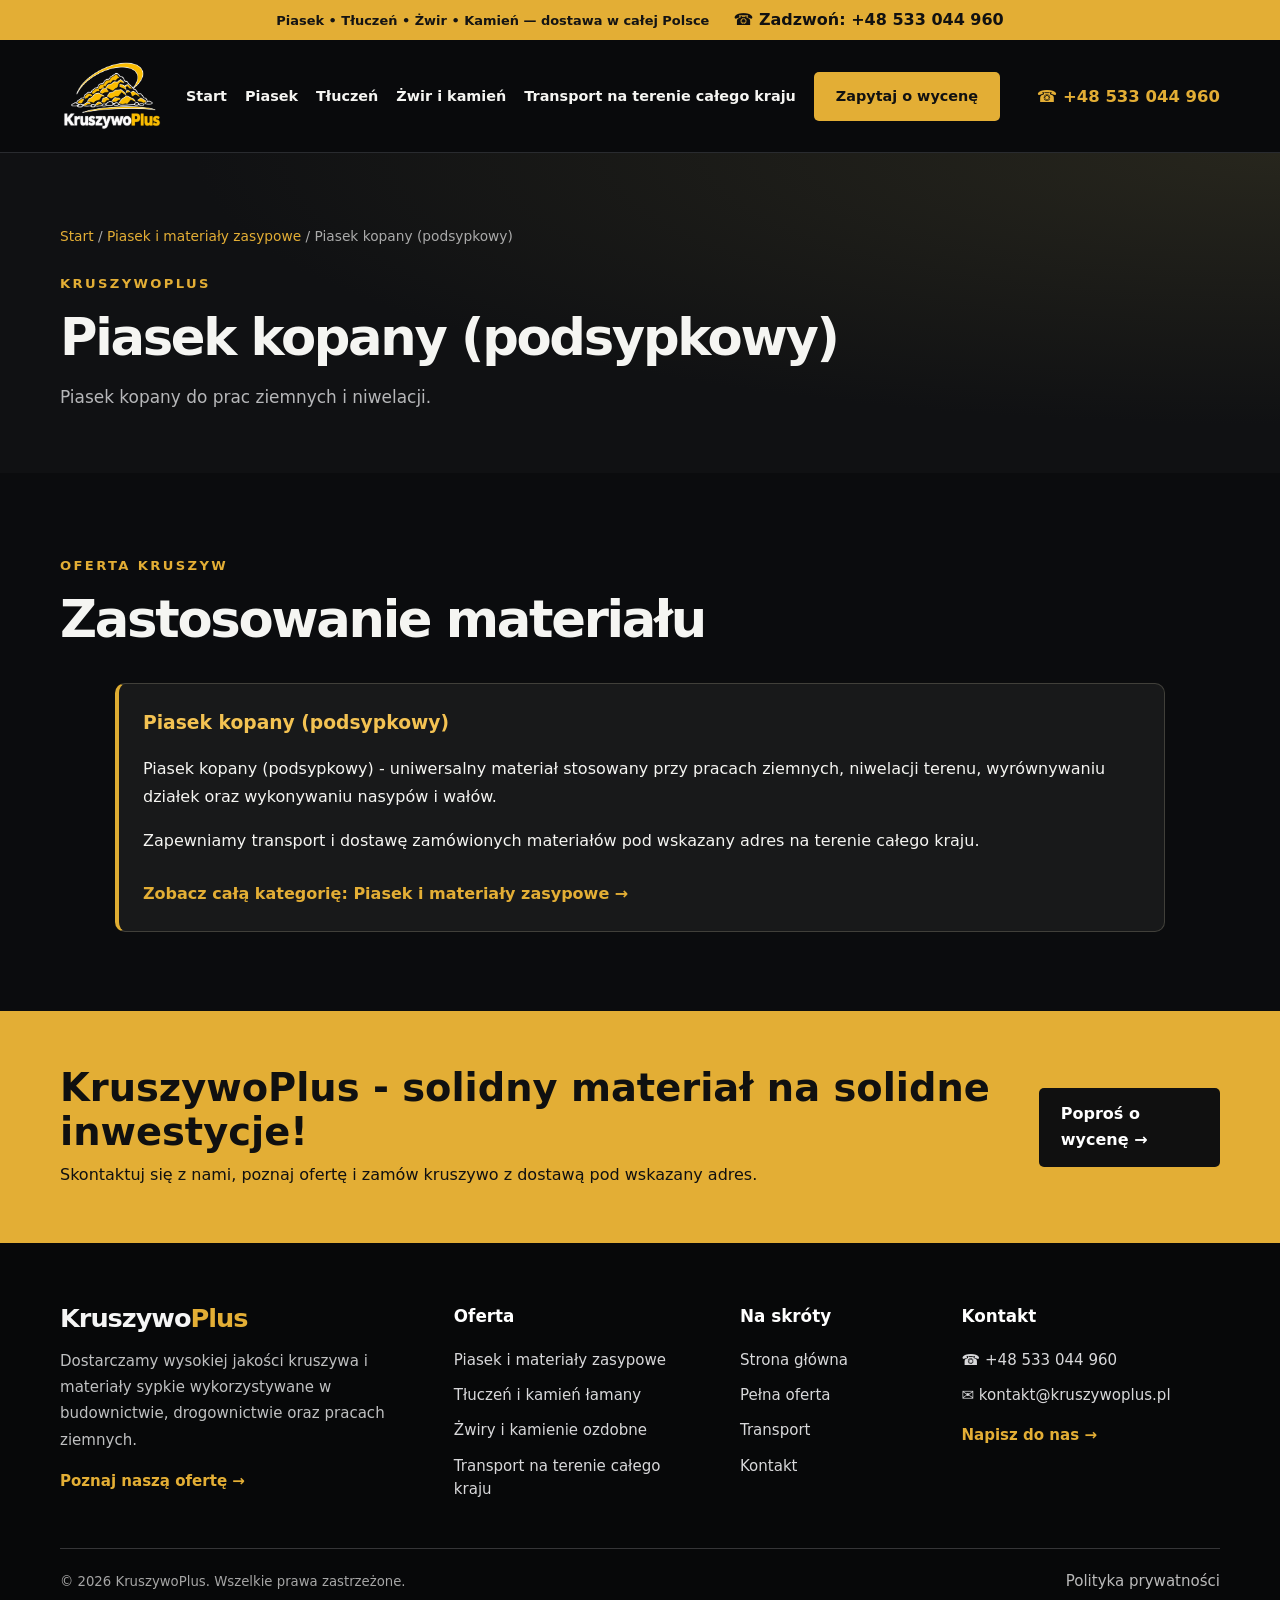
<file: uslugi/piasek-kopany.html>
<!DOCTYPE html>

<html lang="pl"><head><meta charset="utf-8"/><meta content="width=device-width,initial-scale=1" name="viewport"/><title>Piasek kopany (podsypkowy) z dostawą | KruszywoPlus</title><meta content="uniwersalny materiał stosowany przy pracach ziemnych, niwelacji terenu, wyrównywaniu działek oraz wykonywaniu nasypów i wałów. KruszywoPlus – transport na teren" name="description"/><meta content="#0b0c0e" name="theme-color"/><link href="https://kruszywoplus.pl/uslugi/piasek-kopany.html" rel="canonical"/><link href="../assets/favicon.svg" rel="icon" type="image/svg+xml"/><link as="style" href="../assets/style.css" rel="preload"/><link href="../assets/style.css" rel="stylesheet"/><meta content="website" property="og:type"/><meta content="Piasek kopany (podsypkowy) z dostawą | KruszywoPlus" property="og:title"/><meta content="uniwersalny materiał stosowany przy pracach ziemnych, niwelacji terenu, wyrównywaniu działek oraz wykonywaniu nasypów i wałów. KruszywoPlus – transport na teren" property="og:description"/><meta content="https://kruszywoplus.pl/assets/piasek.webp" property="og:image"/><meta content="https://kruszywoplus.pl/uslugi/piasek-kopany.html" property="og:url"/><meta content="pl_PL" property="og:locale"/><meta content="summary_large_image" name="twitter:card"/><script type="application/ld+json">{"@context":"https://schema.org","@type":"BreadcrumbList","itemListElement":[{"@type":"ListItem","position":1,"name":"Strona główna","item":"https://kruszywoplus.pl/"},{"@type":"ListItem","position":2,"name":"Piasek i materiały zasypowe","item":"https://kruszywoplus.pl/uslugi/piasek.html"},{"@type":"ListItem","position":3,"name":"Piasek kopany (podsypkowy)","item":"https://kruszywoplus.pl/uslugi/piasek-kopany.html"}]}</script></head><body><a class="skip" href="#main">Przejdź do treści</a><div class="topbar"><span>Piasek • Tłuczeń • Żwir • Kamień — dostawa w całej Polsce</span><a class="topbar-call" href="tel:+48533044960">☎ Zadzwoń: +48 533 044 960</a></div><header class="header"><div class="wrap nav"><a aria-label="KruszywoPlus – strona główna" href="../index.html"><img alt="KruszywoPlus – sprzedaż i dostawa kruszyw" class="logo" decoding="async" height="104" src="../assets/logo-kruszywoplus.png" width="104"/></a><details class="mobile-menu"><summary>☰ Menu</summary><nav aria-label="Nawigacja mobilna" class="mobile-links"><a href="../index.html">Strona główna</a><a href="../uslugi/piasek.html">Piasek</a><a href="../uslugi/tluczen.html">Tłuczeń</a><a href="../uslugi/zwir.html">Żwir i kamień</a><a href="../uslugi/transport.html">Transport na terenie całego kraju</a><a href="../kontakt.html">Kontakt</a></nav></details><nav aria-label="Nawigacja główna" class="links"><a href="../index.html">Start</a><a href="../uslugi/piasek.html">Piasek</a><a href="../uslugi/tluczen.html">Tłuczeń</a><a href="../uslugi/zwir.html">Żwir i kamień</a><a href="../uslugi/transport.html">Transport na terenie całego kraju</a><a class="cta" href="../kontakt.html">Zapytaj o wycenę</a></nav><a class="header-call" href="tel:+48533044960">☎ +48 533 044 960</a></div></header><main id="main"><section class="pageintro"><div class="wrap"><div class="breadcrumbs"><a href="../index.html">Start</a> / <a href="piasek.html">Piasek i materiały zasypowe</a> / Piasek kopany (podsypkowy)</div><span class="eyebrow">KruszywoPlus</span><h1>Piasek kopany (podsypkowy)</h1><p class="lead">Piasek kopany do prac ziemnych i niwelacji.</p></div></section><section><div class="wrap"><div class="section-head"><span class="eyebrow">Oferta kruszyw</span><h2>Zastosowanie materiału</h2></div><div class="material-details"><article class="material-block"><h3>Piasek kopany (podsypkowy)</h3><p>Piasek kopany (podsypkowy) - uniwersalny materiał stosowany przy pracach ziemnych, niwelacji terenu, wyrównywaniu działek oraz wykonywaniu nasypów i wałów.</p><p>Zapewniamy transport i dostawę zamówionych materiałów pod wskazany adres na terenie całego kraju.</p><a class="textlink" href="piasek.html">Zobacz całą kategorię: Piasek i materiały zasypowe →</a></article></div></div></section><div class="banner"><div class="wrap inner"><div><h2>KruszywoPlus - solidny materiał na solidne inwestycje!</h2><p>Skontaktuj się z nami, poznaj ofertę i zamów kruszywo z dostawą pod wskazany adres.</p></div><a class="btn" href="../kontakt.html">Poproś o wycenę →</a></div></div></main><footer class="footer"><div class="wrap"><div class="footgrid">
<div class="footbrand"><div class="footer-brand-name">Kruszywo<span>Plus</span></div><p>Dostarczamy wysokiej jakości kruszywa i materiały sypkie wykorzystywane w budownictwie, drogownictwie oraz pracach ziemnych.</p><a class="footer-action" href="../index.html#oferta">Poznaj naszą ofertę →</a></div>
<div class="footcol"><h3>Oferta</h3><a href="../uslugi/piasek.html">Piasek i materiały zasypowe</a><a href="../uslugi/tluczen.html">Tłuczeń i kamień łamany</a><a href="../uslugi/zwir.html">Żwiry i kamienie ozdobne</a><a href="../uslugi/transport.html">Transport na terenie całego kraju</a></div>
<div class="footcol"><h3>Na skróty</h3><a href="../index.html">Strona główna</a><a href="../index.html#oferta">Pełna oferta</a><a href="../index.html#transport">Transport</a><a href="../kontakt.html">Kontakt</a></div>
<div class="footcol footer-contact"><h3>Kontakt</h3><a href="tel:+48533044960">☎ +48 533 044 960</a><a href="mailto:kontakt@kruszywoplus.pl">✉ kontakt@kruszywoplus.pl</a><a class="footer-action" href="../kontakt.html">Napisz do nas →</a></div>
</div><div class="fine"><span>© 2026 KruszywoPlus. Wszelkie prawa zastrzeżone.</span><a href="../polityka-prywatnosci.html">Polityka prywatności</a></div></div></footer><a class="mobile-sticky-call" href="tel:+48533044960">☎ Zadzwoń: +48 533 044 960</a></body></html>
</file>
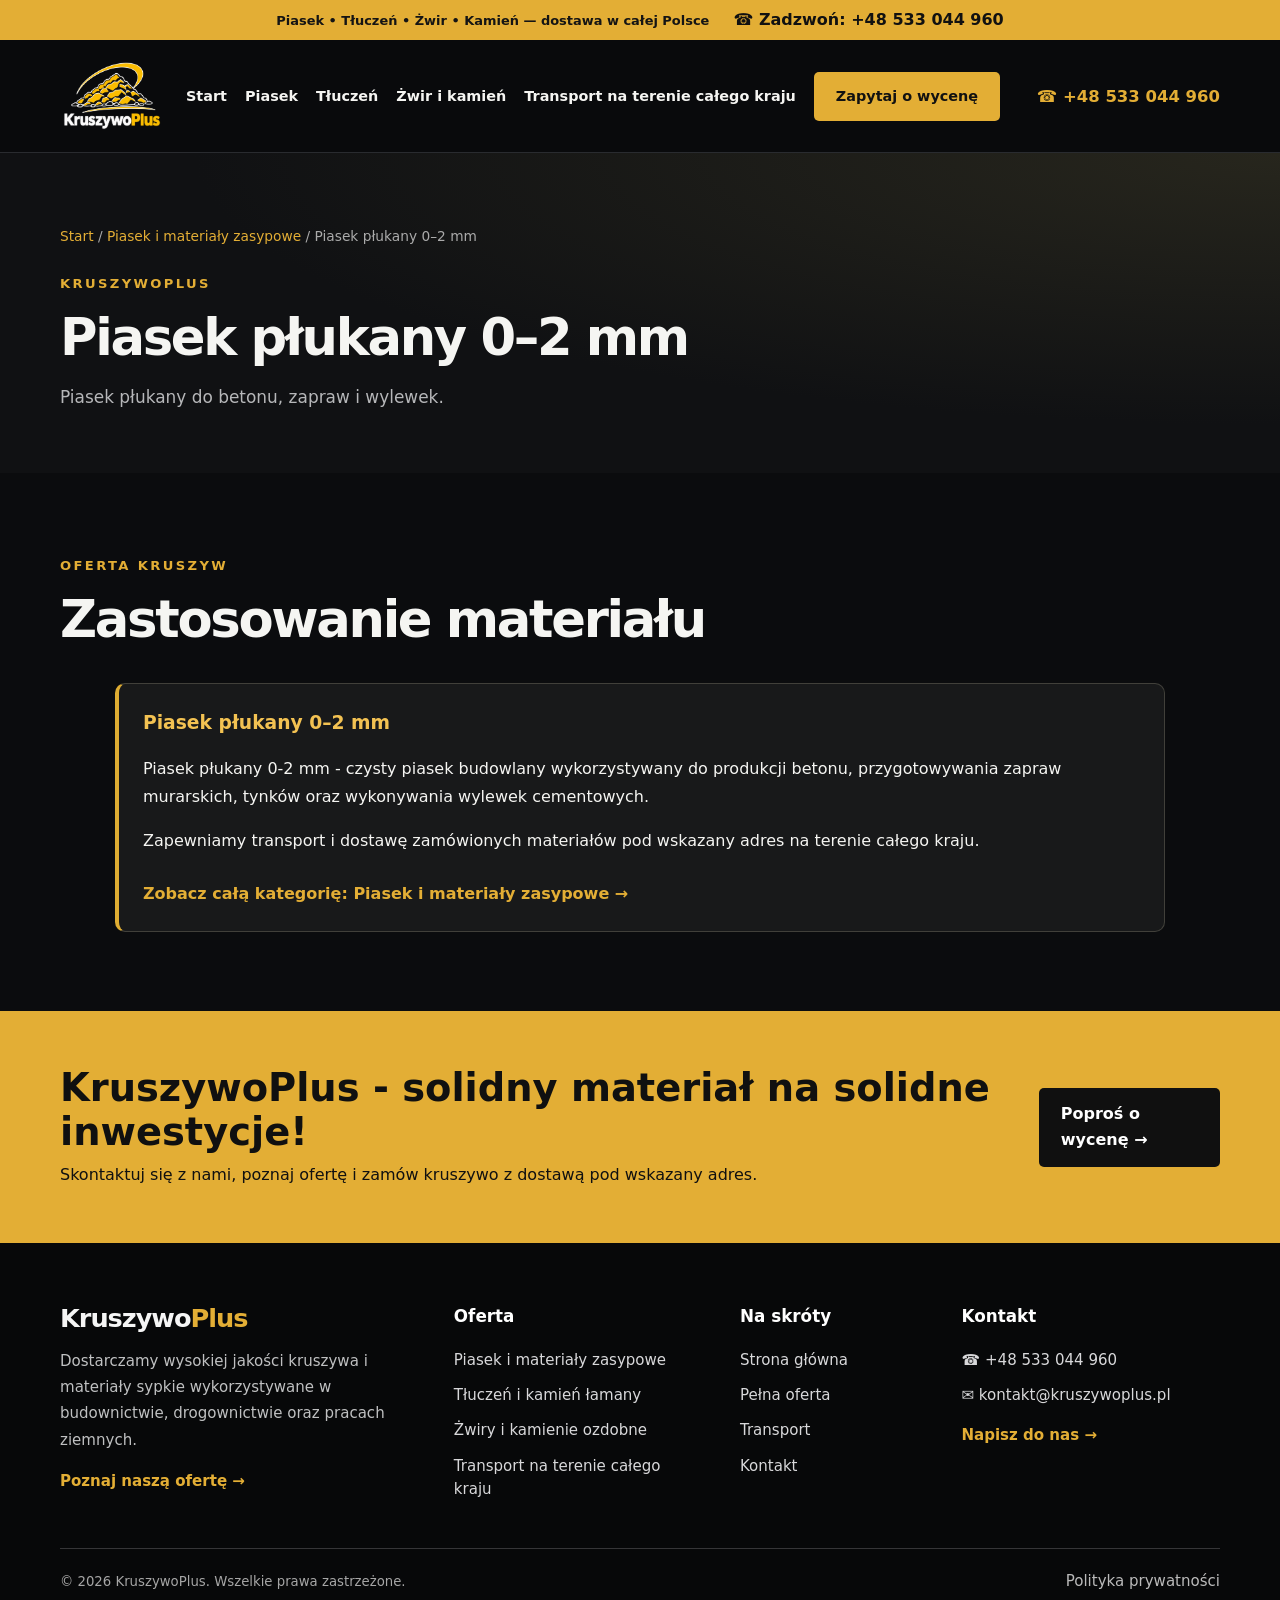
<file: uslugi/piasek-plukany-0-2.html>
<!DOCTYPE html>

<html lang="pl"><head><meta charset="utf-8"/><meta content="width=device-width,initial-scale=1" name="viewport"/><title>Piasek płukany 0–2 mm z dostawą | KruszywoPlus</title><meta content="czysty piasek budowlany wykorzystywany do produkcji betonu, przygotowywania zapraw murarskich, tynków oraz wykonywania wylewek cementowych. KruszywoPlus – trans" name="description"/><meta content="#0b0c0e" name="theme-color"/><link href="https://kruszywoplus.pl/uslugi/piasek-plukany-0-2.html" rel="canonical"/><link href="../assets/favicon.svg" rel="icon" type="image/svg+xml"/><link as="style" href="../assets/style.css" rel="preload"/><link href="../assets/style.css" rel="stylesheet"/><meta content="website" property="og:type"/><meta content="Piasek płukany 0–2 mm z dostawą | KruszywoPlus" property="og:title"/><meta content="czysty piasek budowlany wykorzystywany do produkcji betonu, przygotowywania zapraw murarskich, tynków oraz wykonywania wylewek cementowych. KruszywoPlus – trans" property="og:description"/><meta content="https://kruszywoplus.pl/assets/piasek.webp" property="og:image"/><meta content="https://kruszywoplus.pl/uslugi/piasek-plukany-0-2.html" property="og:url"/><meta content="pl_PL" property="og:locale"/><meta content="summary_large_image" name="twitter:card"/><script type="application/ld+json">{"@context":"https://schema.org","@type":"BreadcrumbList","itemListElement":[{"@type":"ListItem","position":1,"name":"Strona główna","item":"https://kruszywoplus.pl/"},{"@type":"ListItem","position":2,"name":"Piasek i materiały zasypowe","item":"https://kruszywoplus.pl/uslugi/piasek.html"},{"@type":"ListItem","position":3,"name":"Piasek płukany 0–2 mm","item":"https://kruszywoplus.pl/uslugi/piasek-plukany-0-2.html"}]}</script></head><body><a class="skip" href="#main">Przejdź do treści</a><div class="topbar"><span>Piasek • Tłuczeń • Żwir • Kamień — dostawa w całej Polsce</span><a class="topbar-call" href="tel:+48533044960">☎ Zadzwoń: +48 533 044 960</a></div><header class="header"><div class="wrap nav"><a aria-label="KruszywoPlus – strona główna" href="../index.html"><img alt="KruszywoPlus – sprzedaż i dostawa kruszyw" class="logo" decoding="async" height="104" src="../assets/logo-kruszywoplus.png" width="104"/></a><details class="mobile-menu"><summary>☰ Menu</summary><nav aria-label="Nawigacja mobilna" class="mobile-links"><a href="../index.html">Strona główna</a><a href="../uslugi/piasek.html">Piasek</a><a href="../uslugi/tluczen.html">Tłuczeń</a><a href="../uslugi/zwir.html">Żwir i kamień</a><a href="../uslugi/transport.html">Transport na terenie całego kraju</a><a href="../kontakt.html">Kontakt</a></nav></details><nav aria-label="Nawigacja główna" class="links"><a href="../index.html">Start</a><a href="../uslugi/piasek.html">Piasek</a><a href="../uslugi/tluczen.html">Tłuczeń</a><a href="../uslugi/zwir.html">Żwir i kamień</a><a href="../uslugi/transport.html">Transport na terenie całego kraju</a><a class="cta" href="../kontakt.html">Zapytaj o wycenę</a></nav><a class="header-call" href="tel:+48533044960">☎ +48 533 044 960</a></div></header><main id="main"><section class="pageintro"><div class="wrap"><div class="breadcrumbs"><a href="../index.html">Start</a> / <a href="piasek.html">Piasek i materiały zasypowe</a> / Piasek płukany 0–2 mm</div><span class="eyebrow">KruszywoPlus</span><h1>Piasek płukany 0–2 mm</h1><p class="lead">Piasek płukany do betonu, zapraw i wylewek.</p></div></section><section><div class="wrap"><div class="section-head"><span class="eyebrow">Oferta kruszyw</span><h2>Zastosowanie materiału</h2></div><div class="material-details"><article class="material-block"><h3>Piasek płukany 0–2 mm</h3><p>Piasek płukany 0-2 mm - czysty piasek budowlany wykorzystywany do produkcji betonu, przygotowywania zapraw murarskich, tynków oraz wykonywania wylewek cementowych.</p><p>Zapewniamy transport i dostawę zamówionych materiałów pod wskazany adres na terenie całego kraju.</p><a class="textlink" href="piasek.html">Zobacz całą kategorię: Piasek i materiały zasypowe →</a></article></div></div></section><div class="banner"><div class="wrap inner"><div><h2>KruszywoPlus - solidny materiał na solidne inwestycje!</h2><p>Skontaktuj się z nami, poznaj ofertę i zamów kruszywo z dostawą pod wskazany adres.</p></div><a class="btn" href="../kontakt.html">Poproś o wycenę →</a></div></div></main><footer class="footer"><div class="wrap"><div class="footgrid">
<div class="footbrand"><div class="footer-brand-name">Kruszywo<span>Plus</span></div><p>Dostarczamy wysokiej jakości kruszywa i materiały sypkie wykorzystywane w budownictwie, drogownictwie oraz pracach ziemnych.</p><a class="footer-action" href="../index.html#oferta">Poznaj naszą ofertę →</a></div>
<div class="footcol"><h3>Oferta</h3><a href="../uslugi/piasek.html">Piasek i materiały zasypowe</a><a href="../uslugi/tluczen.html">Tłuczeń i kamień łamany</a><a href="../uslugi/zwir.html">Żwiry i kamienie ozdobne</a><a href="../uslugi/transport.html">Transport na terenie całego kraju</a></div>
<div class="footcol"><h3>Na skróty</h3><a href="../index.html">Strona główna</a><a href="../index.html#oferta">Pełna oferta</a><a href="../index.html#transport">Transport</a><a href="../kontakt.html">Kontakt</a></div>
<div class="footcol footer-contact"><h3>Kontakt</h3><a href="tel:+48533044960">☎ +48 533 044 960</a><a href="mailto:kontakt@kruszywoplus.pl">✉ kontakt@kruszywoplus.pl</a><a class="footer-action" href="../kontakt.html">Napisz do nas →</a></div>
</div><div class="fine"><span>© 2026 KruszywoPlus. Wszelkie prawa zastrzeżone.</span><a href="../polityka-prywatnosci.html">Polityka prywatności</a></div></div></footer><a class="mobile-sticky-call" href="tel:+48533044960">☎ Zadzwoń: +48 533 044 960</a></body></html>
</file>
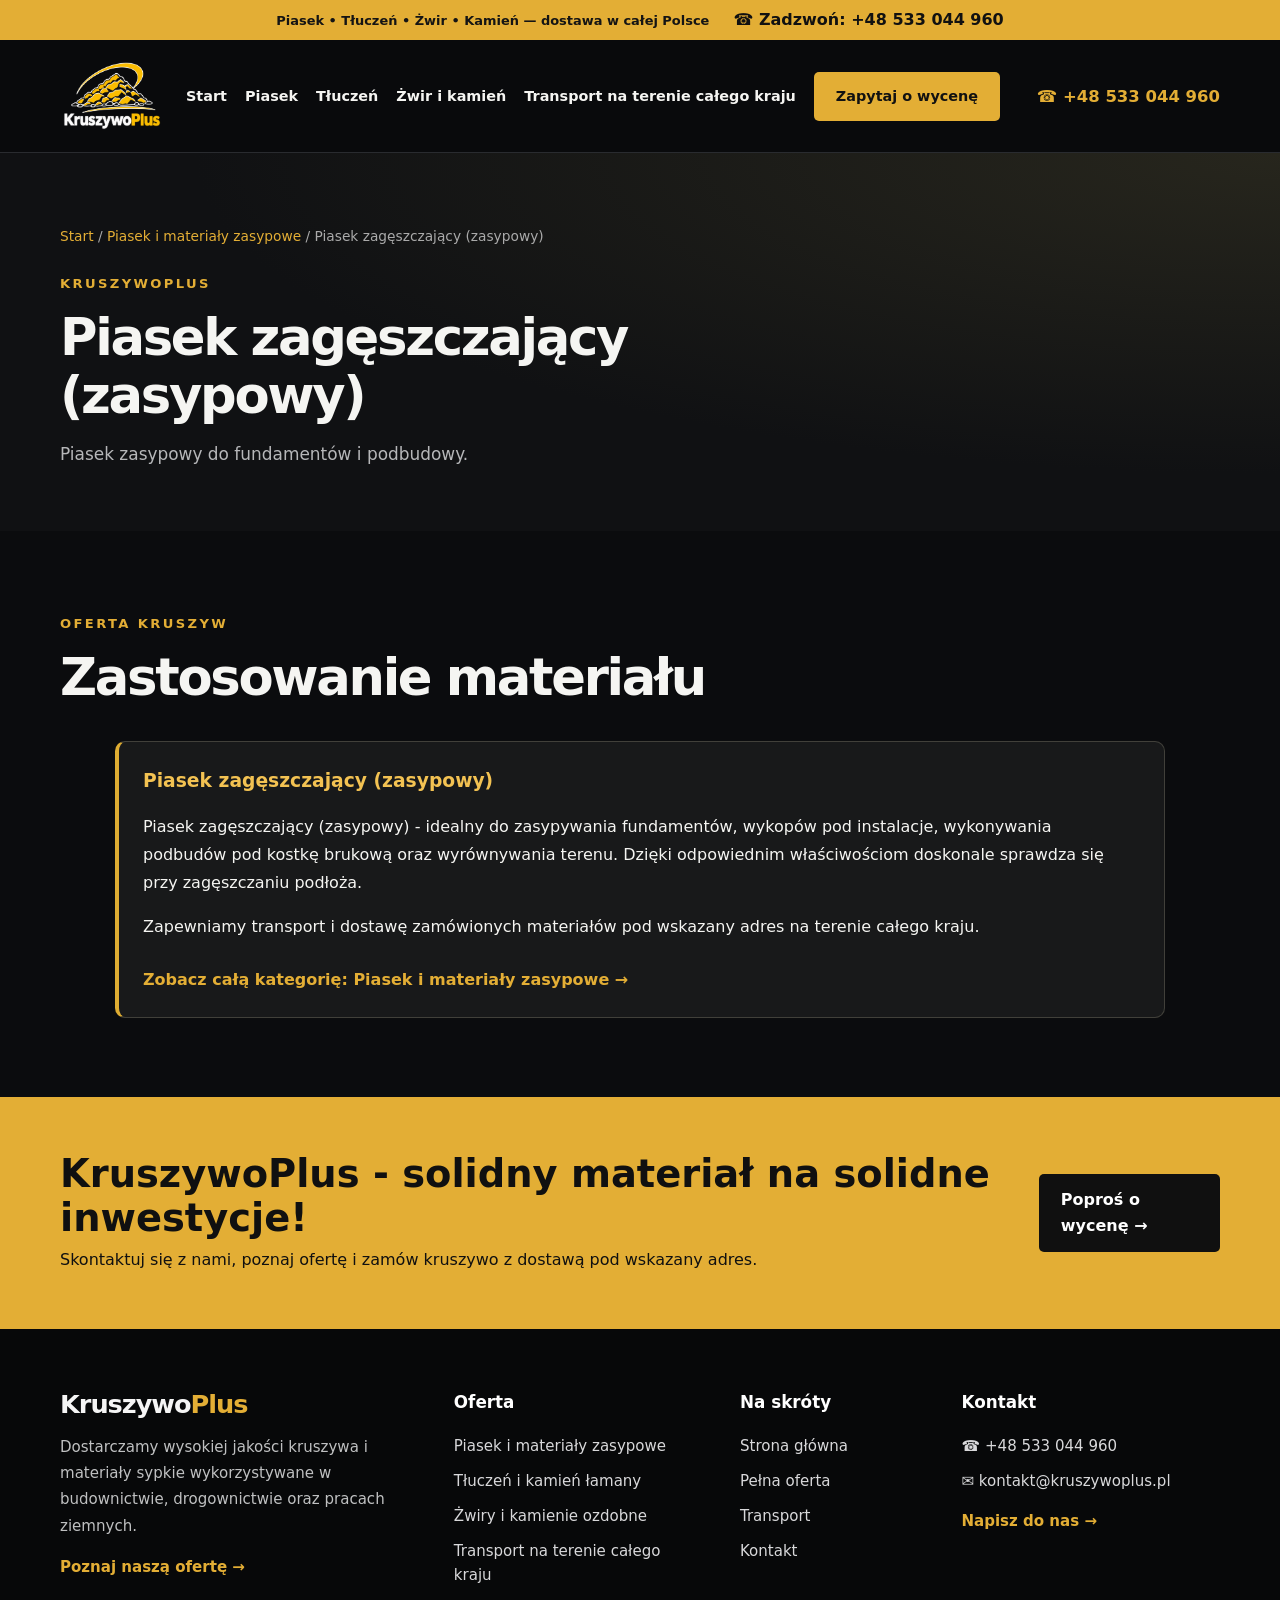
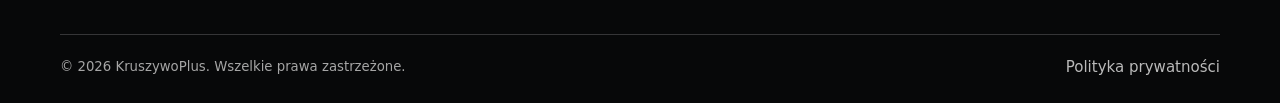
<file: uslugi/piasek-zasypowy.html>
<!DOCTYPE html>

<html lang="pl"><head><meta charset="utf-8"/><meta content="width=device-width,initial-scale=1" name="viewport"/><title>Piasek zagęszczający (zasypowy) z dostawą | KruszywoPlus</title><meta content="idealny do zasypywania fundamentów, wykopów pod instalacje, wykonywania podbudów pod kostkę brukową oraz wyrównywania terenu. Dzięki odpowiednim właściwościom d" name="description"/><meta content="#0b0c0e" name="theme-color"/><link href="https://kruszywoplus.pl/uslugi/piasek-zasypowy.html" rel="canonical"/><link href="../assets/favicon.svg" rel="icon" type="image/svg+xml"/><link as="style" href="../assets/style.css" rel="preload"/><link href="../assets/style.css" rel="stylesheet"/><meta content="website" property="og:type"/><meta content="Piasek zagęszczający (zasypowy) z dostawą | KruszywoPlus" property="og:title"/><meta content="idealny do zasypywania fundamentów, wykopów pod instalacje, wykonywania podbudów pod kostkę brukową oraz wyrównywania terenu. Dzięki odpowiednim właściwościom d" property="og:description"/><meta content="https://kruszywoplus.pl/assets/piasek.webp" property="og:image"/><meta content="https://kruszywoplus.pl/uslugi/piasek-zasypowy.html" property="og:url"/><meta content="pl_PL" property="og:locale"/><meta content="summary_large_image" name="twitter:card"/><script type="application/ld+json">{"@context":"https://schema.org","@type":"BreadcrumbList","itemListElement":[{"@type":"ListItem","position":1,"name":"Strona główna","item":"https://kruszywoplus.pl/"},{"@type":"ListItem","position":2,"name":"Piasek i materiały zasypowe","item":"https://kruszywoplus.pl/uslugi/piasek.html"},{"@type":"ListItem","position":3,"name":"Piasek zagęszczający (zasypowy)","item":"https://kruszywoplus.pl/uslugi/piasek-zasypowy.html"}]}</script></head><body><a class="skip" href="#main">Przejdź do treści</a><div class="topbar"><span>Piasek • Tłuczeń • Żwir • Kamień — dostawa w całej Polsce</span><a class="topbar-call" href="tel:+48533044960">☎ Zadzwoń: +48 533 044 960</a></div><header class="header"><div class="wrap nav"><a aria-label="KruszywoPlus – strona główna" href="../index.html"><img alt="KruszywoPlus – sprzedaż i dostawa kruszyw" class="logo" decoding="async" height="104" src="../assets/logo-kruszywoplus.png" width="104"/></a><details class="mobile-menu"><summary>☰ Menu</summary><nav aria-label="Nawigacja mobilna" class="mobile-links"><a href="../index.html">Strona główna</a><a href="../uslugi/piasek.html">Piasek</a><a href="../uslugi/tluczen.html">Tłuczeń</a><a href="../uslugi/zwir.html">Żwir i kamień</a><a href="../uslugi/transport.html">Transport na terenie całego kraju</a><a href="../kontakt.html">Kontakt</a></nav></details><nav aria-label="Nawigacja główna" class="links"><a href="../index.html">Start</a><a href="../uslugi/piasek.html">Piasek</a><a href="../uslugi/tluczen.html">Tłuczeń</a><a href="../uslugi/zwir.html">Żwir i kamień</a><a href="../uslugi/transport.html">Transport na terenie całego kraju</a><a class="cta" href="../kontakt.html">Zapytaj o wycenę</a></nav><a class="header-call" href="tel:+48533044960">☎ +48 533 044 960</a></div></header><main id="main"><section class="pageintro"><div class="wrap"><div class="breadcrumbs"><a href="../index.html">Start</a> / <a href="piasek.html">Piasek i materiały zasypowe</a> / Piasek zagęszczający (zasypowy)</div><span class="eyebrow">KruszywoPlus</span><h1>Piasek zagęszczający (zasypowy)</h1><p class="lead">Piasek zasypowy do fundamentów i podbudowy.</p></div></section><section><div class="wrap"><div class="section-head"><span class="eyebrow">Oferta kruszyw</span><h2>Zastosowanie materiału</h2></div><div class="material-details"><article class="material-block"><h3>Piasek zagęszczający (zasypowy)</h3><p>Piasek zagęszczający (zasypowy) - idealny do zasypywania fundamentów, wykopów pod instalacje, wykonywania podbudów pod kostkę brukową oraz wyrównywania terenu. Dzięki odpowiednim właściwościom doskonale sprawdza się przy zagęszczaniu podłoża.</p><p>Zapewniamy transport i dostawę zamówionych materiałów pod wskazany adres na terenie całego kraju.</p><a class="textlink" href="piasek.html">Zobacz całą kategorię: Piasek i materiały zasypowe →</a></article></div></div></section><div class="banner"><div class="wrap inner"><div><h2>KruszywoPlus - solidny materiał na solidne inwestycje!</h2><p>Skontaktuj się z nami, poznaj ofertę i zamów kruszywo z dostawą pod wskazany adres.</p></div><a class="btn" href="../kontakt.html">Poproś o wycenę →</a></div></div></main><footer class="footer"><div class="wrap"><div class="footgrid">
<div class="footbrand"><div class="footer-brand-name">Kruszywo<span>Plus</span></div><p>Dostarczamy wysokiej jakości kruszywa i materiały sypkie wykorzystywane w budownictwie, drogownictwie oraz pracach ziemnych.</p><a class="footer-action" href="../index.html#oferta">Poznaj naszą ofertę →</a></div>
<div class="footcol"><h3>Oferta</h3><a href="../uslugi/piasek.html">Piasek i materiały zasypowe</a><a href="../uslugi/tluczen.html">Tłuczeń i kamień łamany</a><a href="../uslugi/zwir.html">Żwiry i kamienie ozdobne</a><a href="../uslugi/transport.html">Transport na terenie całego kraju</a></div>
<div class="footcol"><h3>Na skróty</h3><a href="../index.html">Strona główna</a><a href="../index.html#oferta">Pełna oferta</a><a href="../index.html#transport">Transport</a><a href="../kontakt.html">Kontakt</a></div>
<div class="footcol footer-contact"><h3>Kontakt</h3><a href="tel:+48533044960">☎ +48 533 044 960</a><a href="mailto:kontakt@kruszywoplus.pl">✉ kontakt@kruszywoplus.pl</a><a class="footer-action" href="../kontakt.html">Napisz do nas →</a></div>
</div><div class="fine"><span>© 2026 KruszywoPlus. Wszelkie prawa zastrzeżone.</span><a href="../polityka-prywatnosci.html">Polityka prywatności</a></div></div></footer><a class="mobile-sticky-call" href="tel:+48533044960">☎ Zadzwoń: +48 533 044 960</a></body></html>
</file>
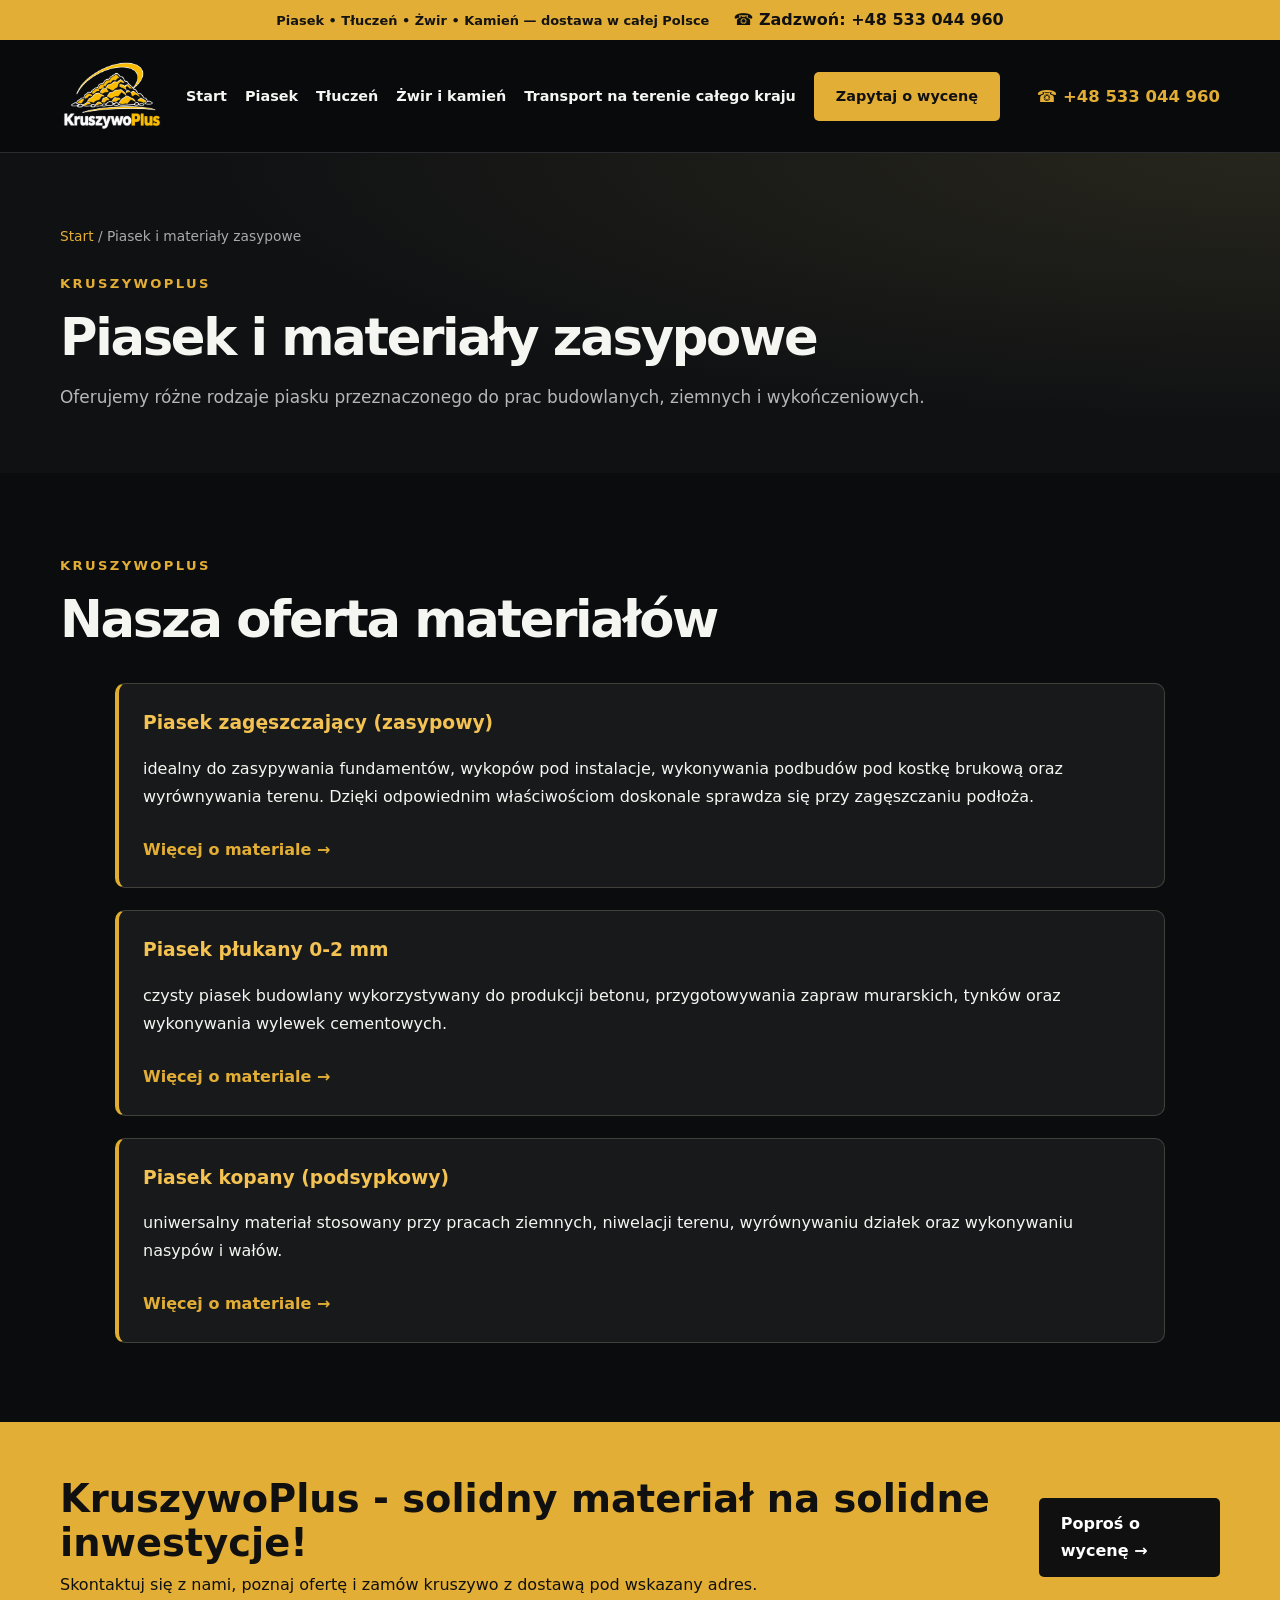
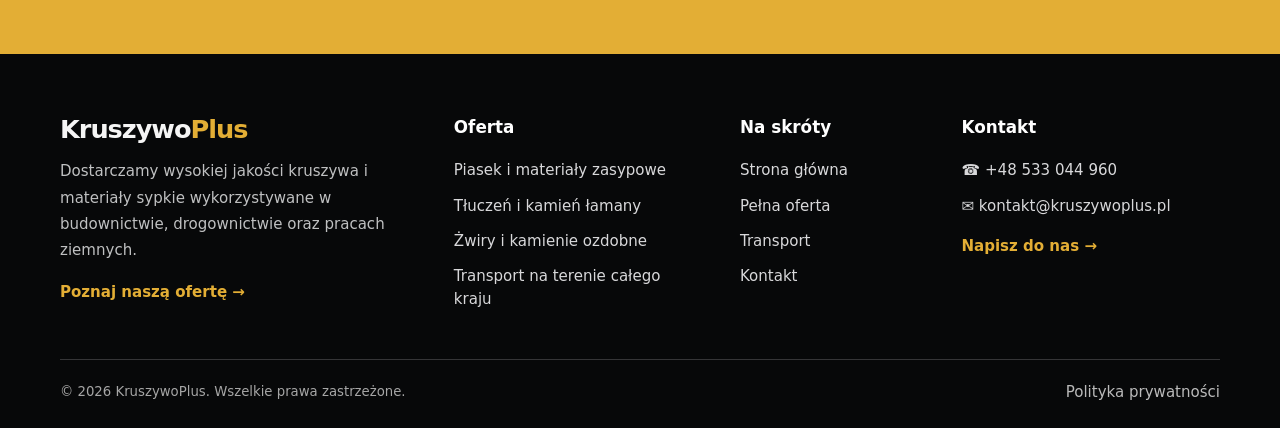
<file: uslugi/piasek.html>
<!DOCTYPE html>

<html lang="pl"><head><meta charset="utf-8"/><meta content="width=device-width,initial-scale=1" name="viewport"/><title>Piasek zasypowy, płukany 0–2 i kopany | KruszywoPlus</title><meta content="Piasek zagęszczający (zasypowy), płukany 0–2 mm i kopany (podsypkowy). Zastosowania w budownictwie i pracach ziemnych. KruszywoPlus – dostawa w Polsce." name="description"/><meta content="#0b0c0e" name="theme-color"/><link href="https://kruszywoplus.pl/uslugi/piasek.html" rel="canonical"/><link href="../assets/favicon.svg" rel="icon" type="image/svg+xml"/><link as="style" href="../assets/style.css" rel="preload"/><link href="../assets/style.css" rel="stylesheet"/><meta content="website" property="og:type"/><meta content="Piasek zasypowy, płukany 0–2 i kopany | KruszywoPlus" property="og:title"/><meta content="Piasek zagęszczający (zasypowy), płukany 0–2 mm i kopany (podsypkowy). Zastosowania w budownictwie i pracach ziemnych. KruszywoPlus – dostawa w Polsce." property="og:description"/><meta content="https://kruszywoplus.pl/assets/kruszywo-hero.webp" property="og:image"/><meta content="https://kruszywoplus.pl/uslugi/piasek.html" property="og:url"/><meta content="pl_PL" property="og:locale"/><meta content="summary_large_image" name="twitter:card"/><script type="application/ld+json">{"@context":"https://schema.org","@type":"BreadcrumbList","itemListElement":[{"@type":"ListItem","position":1,"name":"Strona główna","item":"https://kruszywoplus.pl/"},{"@type":"ListItem","position":2,"name":"Piasek i materiały zasypowe","item":"https://kruszywoplus.pl/uslugi/piasek.html"}]}</script></head><body><a class="skip" href="#main">Przejdź do treści</a><div class="topbar"><span>Piasek • Tłuczeń • Żwir • Kamień — dostawa w całej Polsce</span><a class="topbar-call" href="tel:+48533044960">☎ Zadzwoń: +48 533 044 960</a></div><header class="header"><div class="wrap nav"><a aria-label="KruszywoPlus – strona główna" href="../index.html"><img alt="KruszywoPlus – sprzedaż i dostawa kruszyw" class="logo" decoding="async" height="104" src="../assets/logo-kruszywoplus.png" width="104"/></a><details class="mobile-menu"><summary>☰ Menu</summary><nav aria-label="Nawigacja mobilna" class="mobile-links"><a href="../index.html">Strona główna</a><a href="../uslugi/piasek.html">Piasek</a><a href="../uslugi/tluczen.html">Tłuczeń</a><a href="../uslugi/zwir.html">Żwir i kamień</a><a href="../uslugi/transport.html">Transport na terenie całego kraju</a><a href="../kontakt.html">Kontakt</a></nav></details><nav aria-label="Nawigacja główna" class="links"><a href="../index.html">Start</a><a href="../uslugi/piasek.html">Piasek</a><a href="../uslugi/tluczen.html">Tłuczeń</a><a href="../uslugi/zwir.html">Żwir i kamień</a><a href="../uslugi/transport.html">Transport na terenie całego kraju</a><a class="cta" href="../kontakt.html">Zapytaj o wycenę</a></nav><a class="header-call" href="tel:+48533044960">☎ +48 533 044 960</a></div></header><main id="main"><section class="pageintro"><div class="wrap"><div class="breadcrumbs"><a href="../index.html">Start</a> / Piasek i materiały zasypowe</div><span class="eyebrow">KruszywoPlus</span><h1>Piasek i materiały zasypowe</h1><p class="lead">Oferujemy różne rodzaje piasku przeznaczonego do prac budowlanych, ziemnych i wykończeniowych.</p></div></section><section><div class="wrap"><div class="section-head"><span class="eyebrow">KruszywoPlus</span><h2>Nasza oferta materiałów</h2></div><div class="material-details"><article class="material-block"><h3>Piasek zagęszczający (zasypowy)</h3><p>idealny do zasypywania fundamentów, wykopów pod instalacje, wykonywania podbudów pod kostkę brukową oraz wyrównywania terenu. Dzięki odpowiednim właściwościom doskonale sprawdza się przy zagęszczaniu podłoża.</p><a class="textlink" href="piasek-zasypowy.html">Więcej o materiale →</a></article><article class="material-block"><h3>Piasek płukany 0-2 mm</h3><p>czysty piasek budowlany wykorzystywany do produkcji betonu, przygotowywania zapraw murarskich, tynków oraz wykonywania wylewek cementowych.</p><a class="textlink" href="piasek-plukany-0-2.html">Więcej o materiale →</a></article><article class="material-block"><h3>Piasek kopany (podsypkowy)</h3><p>uniwersalny materiał stosowany przy pracach ziemnych, niwelacji terenu, wyrównywaniu działek oraz wykonywaniu nasypów i wałów.</p><a class="textlink" href="piasek-kopany.html">Więcej o materiale →</a></article></div></div></section><div class="banner"><div class="wrap inner"><div><h2>KruszywoPlus - solidny materiał na solidne inwestycje!</h2><p>Skontaktuj się z nami, poznaj ofertę i zamów kruszywo z dostawą pod wskazany adres.</p></div><a class="btn" href="../kontakt.html">Poproś o wycenę →</a></div></div></main><footer class="footer"><div class="wrap"><div class="footgrid">
<div class="footbrand"><div class="footer-brand-name">Kruszywo<span>Plus</span></div><p>Dostarczamy wysokiej jakości kruszywa i materiały sypkie wykorzystywane w budownictwie, drogownictwie oraz pracach ziemnych.</p><a class="footer-action" href="../index.html#oferta">Poznaj naszą ofertę →</a></div>
<div class="footcol"><h3>Oferta</h3><a href="../uslugi/piasek.html">Piasek i materiały zasypowe</a><a href="../uslugi/tluczen.html">Tłuczeń i kamień łamany</a><a href="../uslugi/zwir.html">Żwiry i kamienie ozdobne</a><a href="../uslugi/transport.html">Transport na terenie całego kraju</a></div>
<div class="footcol"><h3>Na skróty</h3><a href="../index.html">Strona główna</a><a href="../index.html#oferta">Pełna oferta</a><a href="../index.html#transport">Transport</a><a href="../kontakt.html">Kontakt</a></div>
<div class="footcol footer-contact"><h3>Kontakt</h3><a href="tel:+48533044960">☎ +48 533 044 960</a><a href="mailto:kontakt@kruszywoplus.pl">✉ kontakt@kruszywoplus.pl</a><a class="footer-action" href="../kontakt.html">Napisz do nas →</a></div>
</div><div class="fine"><span>© 2026 KruszywoPlus. Wszelkie prawa zastrzeżone.</span><a href="../polityka-prywatnosci.html">Polityka prywatności</a></div></div></footer><a class="mobile-sticky-call" href="tel:+48533044960">☎ Zadzwoń: +48 533 044 960</a></body></html>
</file>
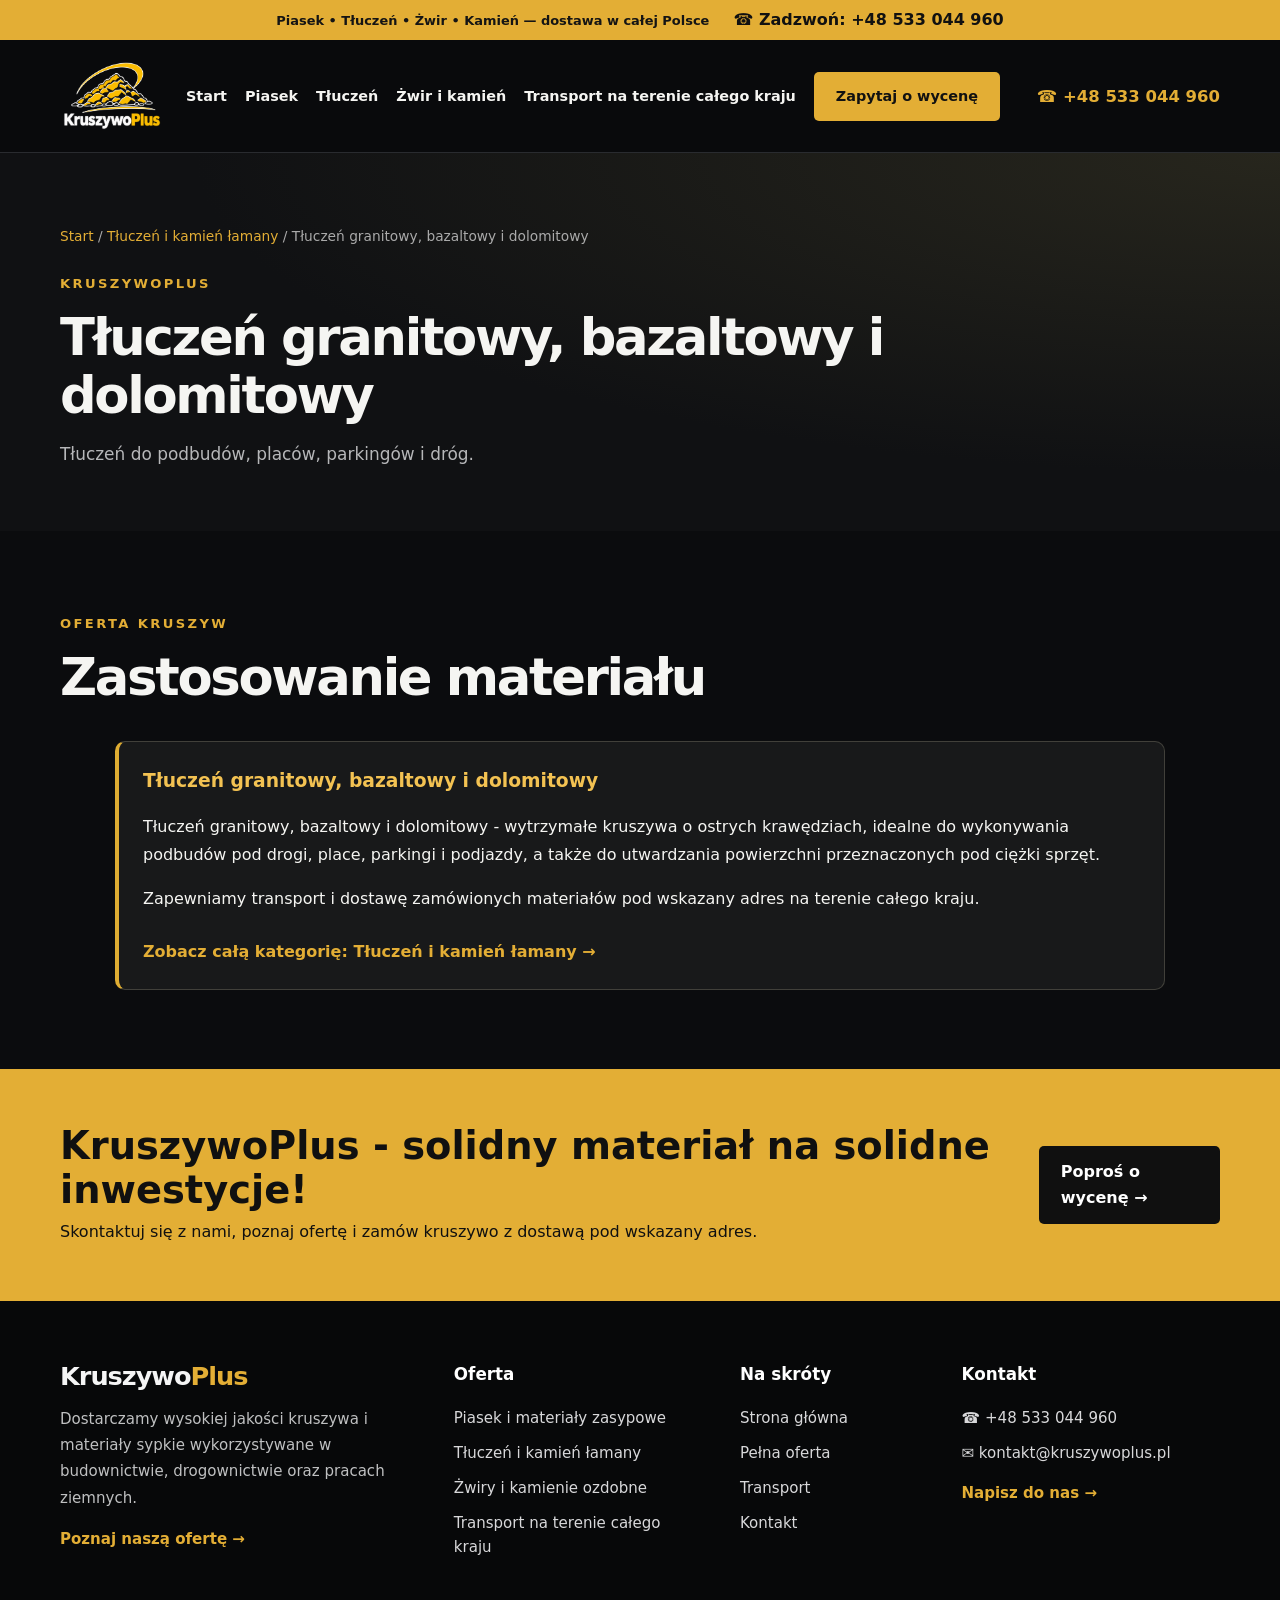
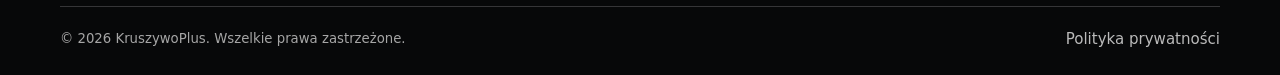
<file: uslugi/tluczen-granitowy-bazaltowy-dolomitowy.html>
<!DOCTYPE html>

<html lang="pl"><head><meta charset="utf-8"/><meta content="width=device-width,initial-scale=1" name="viewport"/><title>Tłuczeń granitowy, bazaltowy i dolomitowy z dostawą | KruszywoPlus</title><meta content="wytrzymałe kruszywa o ostrych krawędziach, idealne do wykonywania podbudów pod drogi, place, parkingi i podjazdy, a także do utwardzania powierzchni przeznaczon" name="description"/><meta content="#0b0c0e" name="theme-color"/><link href="https://kruszywoplus.pl/uslugi/tluczen-granitowy-bazaltowy-dolomitowy.html" rel="canonical"/><link href="../assets/favicon.svg" rel="icon" type="image/svg+xml"/><link as="style" href="../assets/style.css" rel="preload"/><link href="../assets/style.css" rel="stylesheet"/><meta content="website" property="og:type"/><meta content="Tłuczeń granitowy, bazaltowy i dolomitowy z dostawą | KruszywoPlus" property="og:title"/><meta content="wytrzymałe kruszywa o ostrych krawędziach, idealne do wykonywania podbudów pod drogi, place, parkingi i podjazdy, a także do utwardzania powierzchni przeznaczon" property="og:description"/><meta content="https://kruszywoplus.pl/assets/tluczen.webp" property="og:image"/><meta content="https://kruszywoplus.pl/uslugi/tluczen-granitowy-bazaltowy-dolomitowy.html" property="og:url"/><meta content="pl_PL" property="og:locale"/><meta content="summary_large_image" name="twitter:card"/><script type="application/ld+json">{"@context":"https://schema.org","@type":"BreadcrumbList","itemListElement":[{"@type":"ListItem","position":1,"name":"Strona główna","item":"https://kruszywoplus.pl/"},{"@type":"ListItem","position":2,"name":"Tłuczeń i kamień łamany","item":"https://kruszywoplus.pl/uslugi/tluczen.html"},{"@type":"ListItem","position":3,"name":"Tłuczeń granitowy, bazaltowy i dolomitowy","item":"https://kruszywoplus.pl/uslugi/tluczen-granitowy-bazaltowy-dolomitowy.html"}]}</script></head><body><a class="skip" href="#main">Przejdź do treści</a><div class="topbar"><span>Piasek • Tłuczeń • Żwir • Kamień — dostawa w całej Polsce</span><a class="topbar-call" href="tel:+48533044960">☎ Zadzwoń: +48 533 044 960</a></div><header class="header"><div class="wrap nav"><a aria-label="KruszywoPlus – strona główna" href="../index.html"><img alt="KruszywoPlus – sprzedaż i dostawa kruszyw" class="logo" decoding="async" height="104" src="../assets/logo-kruszywoplus.png" width="104"/></a><details class="mobile-menu"><summary>☰ Menu</summary><nav aria-label="Nawigacja mobilna" class="mobile-links"><a href="../index.html">Strona główna</a><a href="../uslugi/piasek.html">Piasek</a><a href="../uslugi/tluczen.html">Tłuczeń</a><a href="../uslugi/zwir.html">Żwir i kamień</a><a href="../uslugi/transport.html">Transport na terenie całego kraju</a><a href="../kontakt.html">Kontakt</a></nav></details><nav aria-label="Nawigacja główna" class="links"><a href="../index.html">Start</a><a href="../uslugi/piasek.html">Piasek</a><a href="../uslugi/tluczen.html">Tłuczeń</a><a href="../uslugi/zwir.html">Żwir i kamień</a><a href="../uslugi/transport.html">Transport na terenie całego kraju</a><a class="cta" href="../kontakt.html">Zapytaj o wycenę</a></nav><a class="header-call" href="tel:+48533044960">☎ +48 533 044 960</a></div></header><main id="main"><section class="pageintro"><div class="wrap"><div class="breadcrumbs"><a href="../index.html">Start</a> / <a href="tluczen.html">Tłuczeń i kamień łamany</a> / Tłuczeń granitowy, bazaltowy i dolomitowy</div><span class="eyebrow">KruszywoPlus</span><h1>Tłuczeń granitowy, bazaltowy i dolomitowy</h1><p class="lead">Tłuczeń do podbudów, placów, parkingów i dróg.</p></div></section><section><div class="wrap"><div class="section-head"><span class="eyebrow">Oferta kruszyw</span><h2>Zastosowanie materiału</h2></div><div class="material-details"><article class="material-block"><h3>Tłuczeń granitowy, bazaltowy i dolomitowy</h3><p>Tłuczeń granitowy, bazaltowy i dolomitowy - wytrzymałe kruszywa o ostrych krawędziach, idealne do wykonywania podbudów pod drogi, place, parkingi i podjazdy, a także do utwardzania powierzchni przeznaczonych pod ciężki sprzęt.</p><p>Zapewniamy transport i dostawę zamówionych materiałów pod wskazany adres na terenie całego kraju.</p><a class="textlink" href="tluczen.html">Zobacz całą kategorię: Tłuczeń i kamień łamany →</a></article></div></div></section><div class="banner"><div class="wrap inner"><div><h2>KruszywoPlus - solidny materiał na solidne inwestycje!</h2><p>Skontaktuj się z nami, poznaj ofertę i zamów kruszywo z dostawą pod wskazany adres.</p></div><a class="btn" href="../kontakt.html">Poproś o wycenę →</a></div></div></main><footer class="footer"><div class="wrap"><div class="footgrid">
<div class="footbrand"><div class="footer-brand-name">Kruszywo<span>Plus</span></div><p>Dostarczamy wysokiej jakości kruszywa i materiały sypkie wykorzystywane w budownictwie, drogownictwie oraz pracach ziemnych.</p><a class="footer-action" href="../index.html#oferta">Poznaj naszą ofertę →</a></div>
<div class="footcol"><h3>Oferta</h3><a href="../uslugi/piasek.html">Piasek i materiały zasypowe</a><a href="../uslugi/tluczen.html">Tłuczeń i kamień łamany</a><a href="../uslugi/zwir.html">Żwiry i kamienie ozdobne</a><a href="../uslugi/transport.html">Transport na terenie całego kraju</a></div>
<div class="footcol"><h3>Na skróty</h3><a href="../index.html">Strona główna</a><a href="../index.html#oferta">Pełna oferta</a><a href="../index.html#transport">Transport</a><a href="../kontakt.html">Kontakt</a></div>
<div class="footcol footer-contact"><h3>Kontakt</h3><a href="tel:+48533044960">☎ +48 533 044 960</a><a href="mailto:kontakt@kruszywoplus.pl">✉ kontakt@kruszywoplus.pl</a><a class="footer-action" href="../kontakt.html">Napisz do nas →</a></div>
</div><div class="fine"><span>© 2026 KruszywoPlus. Wszelkie prawa zastrzeżone.</span><a href="../polityka-prywatnosci.html">Polityka prywatności</a></div></div></footer><a class="mobile-sticky-call" href="tel:+48533044960">☎ Zadzwoń: +48 533 044 960</a></body></html>
</file>
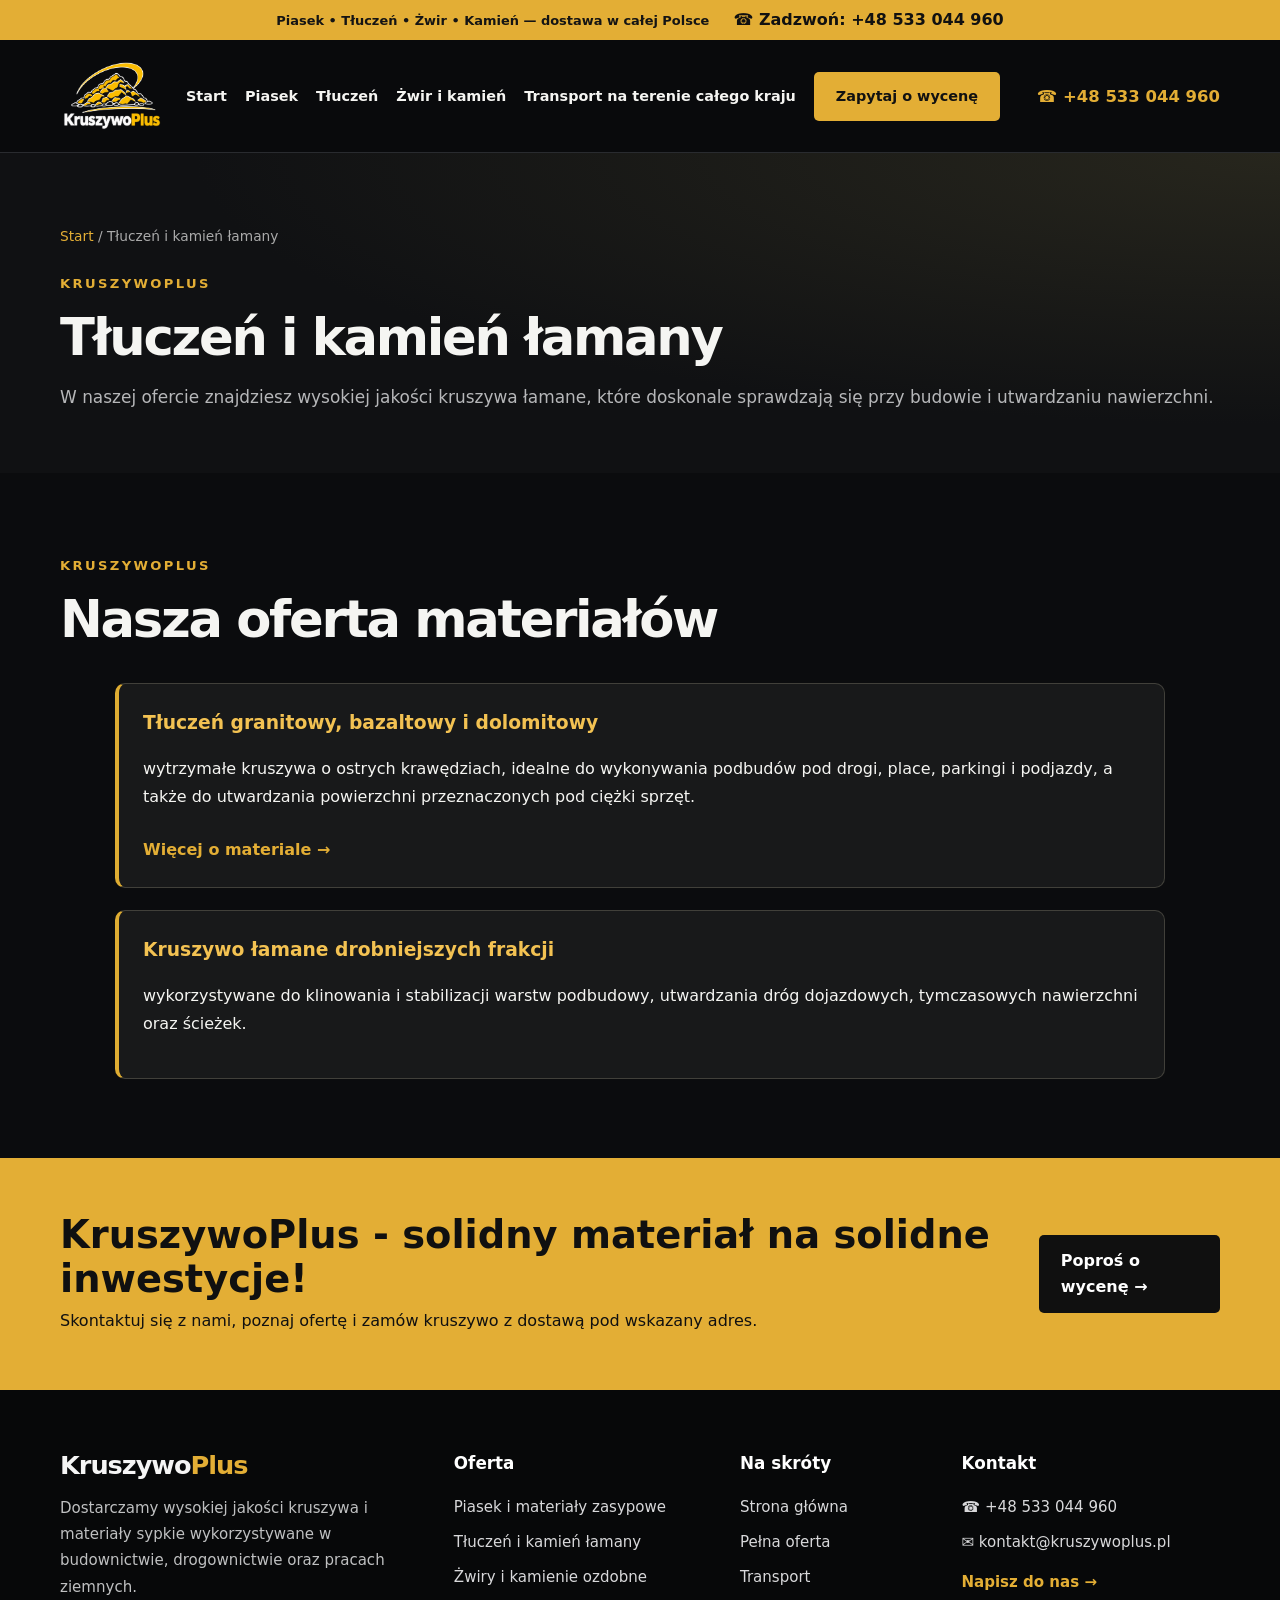
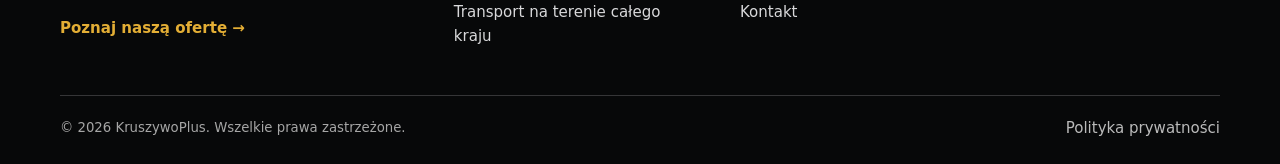
<file: uslugi/tluczen.html>
<!DOCTYPE html>

<html lang="pl"><head><meta charset="utf-8"/><meta content="width=device-width,initial-scale=1" name="viewport"/><title>Tłuczeń granitowy, bazaltowy i dolomitowy | KruszywoPlus</title><meta content="Tłuczeń granitowy, bazaltowy i dolomitowy oraz kruszywo łamane drobnych frakcji do podbudów i utwardzania nawierzchni. Transport w całej Polsce." name="description"/><meta content="#0b0c0e" name="theme-color"/><link href="https://kruszywoplus.pl/uslugi/tluczen.html" rel="canonical"/><link href="../assets/favicon.svg" rel="icon" type="image/svg+xml"/><link as="style" href="../assets/style.css" rel="preload"/><link href="../assets/style.css" rel="stylesheet"/><meta content="website" property="og:type"/><meta content="Tłuczeń granitowy, bazaltowy i dolomitowy | KruszywoPlus" property="og:title"/><meta content="Tłuczeń granitowy, bazaltowy i dolomitowy oraz kruszywo łamane drobnych frakcji do podbudów i utwardzania nawierzchni. Transport w całej Polsce." property="og:description"/><meta content="https://kruszywoplus.pl/assets/kruszywo-hero.webp" property="og:image"/><meta content="https://kruszywoplus.pl/uslugi/tluczen.html" property="og:url"/><meta content="pl_PL" property="og:locale"/><meta content="summary_large_image" name="twitter:card"/><script type="application/ld+json">{"@context":"https://schema.org","@type":"BreadcrumbList","itemListElement":[{"@type":"ListItem","position":1,"name":"Strona główna","item":"https://kruszywoplus.pl/"},{"@type":"ListItem","position":2,"name":"Tłuczeń i kamień łamany","item":"https://kruszywoplus.pl/uslugi/tluczen.html"}]}</script></head><body><a class="skip" href="#main">Przejdź do treści</a><div class="topbar"><span>Piasek • Tłuczeń • Żwir • Kamień — dostawa w całej Polsce</span><a class="topbar-call" href="tel:+48533044960">☎ Zadzwoń: +48 533 044 960</a></div><header class="header"><div class="wrap nav"><a aria-label="KruszywoPlus – strona główna" href="../index.html"><img alt="KruszywoPlus – sprzedaż i dostawa kruszyw" class="logo" decoding="async" height="104" src="../assets/logo-kruszywoplus.png" width="104"/></a><details class="mobile-menu"><summary>☰ Menu</summary><nav aria-label="Nawigacja mobilna" class="mobile-links"><a href="../index.html">Strona główna</a><a href="../uslugi/piasek.html">Piasek</a><a href="../uslugi/tluczen.html">Tłuczeń</a><a href="../uslugi/zwir.html">Żwir i kamień</a><a href="../uslugi/transport.html">Transport na terenie całego kraju</a><a href="../kontakt.html">Kontakt</a></nav></details><nav aria-label="Nawigacja główna" class="links"><a href="../index.html">Start</a><a href="../uslugi/piasek.html">Piasek</a><a href="../uslugi/tluczen.html">Tłuczeń</a><a href="../uslugi/zwir.html">Żwir i kamień</a><a href="../uslugi/transport.html">Transport na terenie całego kraju</a><a class="cta" href="../kontakt.html">Zapytaj o wycenę</a></nav><a class="header-call" href="tel:+48533044960">☎ +48 533 044 960</a></div></header><main id="main"><section class="pageintro"><div class="wrap"><div class="breadcrumbs"><a href="../index.html">Start</a> / Tłuczeń i kamień łamany</div><span class="eyebrow">KruszywoPlus</span><h1>Tłuczeń i kamień łamany</h1><p class="lead">W naszej ofercie znajdziesz wysokiej jakości kruszywa łamane, które doskonale sprawdzają się przy budowie i utwardzaniu nawierzchni.</p></div></section><section><div class="wrap"><div class="section-head"><span class="eyebrow">KruszywoPlus</span><h2>Nasza oferta materiałów</h2></div><div class="material-details"><article class="material-block"><h3>Tłuczeń granitowy, bazaltowy i dolomitowy</h3><p>wytrzymałe kruszywa o ostrych krawędziach, idealne do wykonywania podbudów pod drogi, place, parkingi i podjazdy, a także do utwardzania powierzchni przeznaczonych pod ciężki sprzęt.</p><a class="textlink" href="tluczen-granitowy-bazaltowy-dolomitowy.html">Więcej o materiale →</a></article><article class="material-block"><h3>Kruszywo łamane drobniejszych frakcji</h3><p>wykorzystywane do klinowania i stabilizacji warstw podbudowy, utwardzania dróg dojazdowych, tymczasowych nawierzchni oraz ścieżek.</p></article></div></div></section><div class="banner"><div class="wrap inner"><div><h2>KruszywoPlus - solidny materiał na solidne inwestycje!</h2><p>Skontaktuj się z nami, poznaj ofertę i zamów kruszywo z dostawą pod wskazany adres.</p></div><a class="btn" href="../kontakt.html">Poproś o wycenę →</a></div></div></main><footer class="footer"><div class="wrap"><div class="footgrid">
<div class="footbrand"><div class="footer-brand-name">Kruszywo<span>Plus</span></div><p>Dostarczamy wysokiej jakości kruszywa i materiały sypkie wykorzystywane w budownictwie, drogownictwie oraz pracach ziemnych.</p><a class="footer-action" href="../index.html#oferta">Poznaj naszą ofertę →</a></div>
<div class="footcol"><h3>Oferta</h3><a href="../uslugi/piasek.html">Piasek i materiały zasypowe</a><a href="../uslugi/tluczen.html">Tłuczeń i kamień łamany</a><a href="../uslugi/zwir.html">Żwiry i kamienie ozdobne</a><a href="../uslugi/transport.html">Transport na terenie całego kraju</a></div>
<div class="footcol"><h3>Na skróty</h3><a href="../index.html">Strona główna</a><a href="../index.html#oferta">Pełna oferta</a><a href="../index.html#transport">Transport</a><a href="../kontakt.html">Kontakt</a></div>
<div class="footcol footer-contact"><h3>Kontakt</h3><a href="tel:+48533044960">☎ +48 533 044 960</a><a href="mailto:kontakt@kruszywoplus.pl">✉ kontakt@kruszywoplus.pl</a><a class="footer-action" href="../kontakt.html">Napisz do nas →</a></div>
</div><div class="fine"><span>© 2026 KruszywoPlus. Wszelkie prawa zastrzeżone.</span><a href="../polityka-prywatnosci.html">Polityka prywatności</a></div></div></footer><a class="mobile-sticky-call" href="tel:+48533044960">☎ Zadzwoń: +48 533 044 960</a></body></html>
</file>
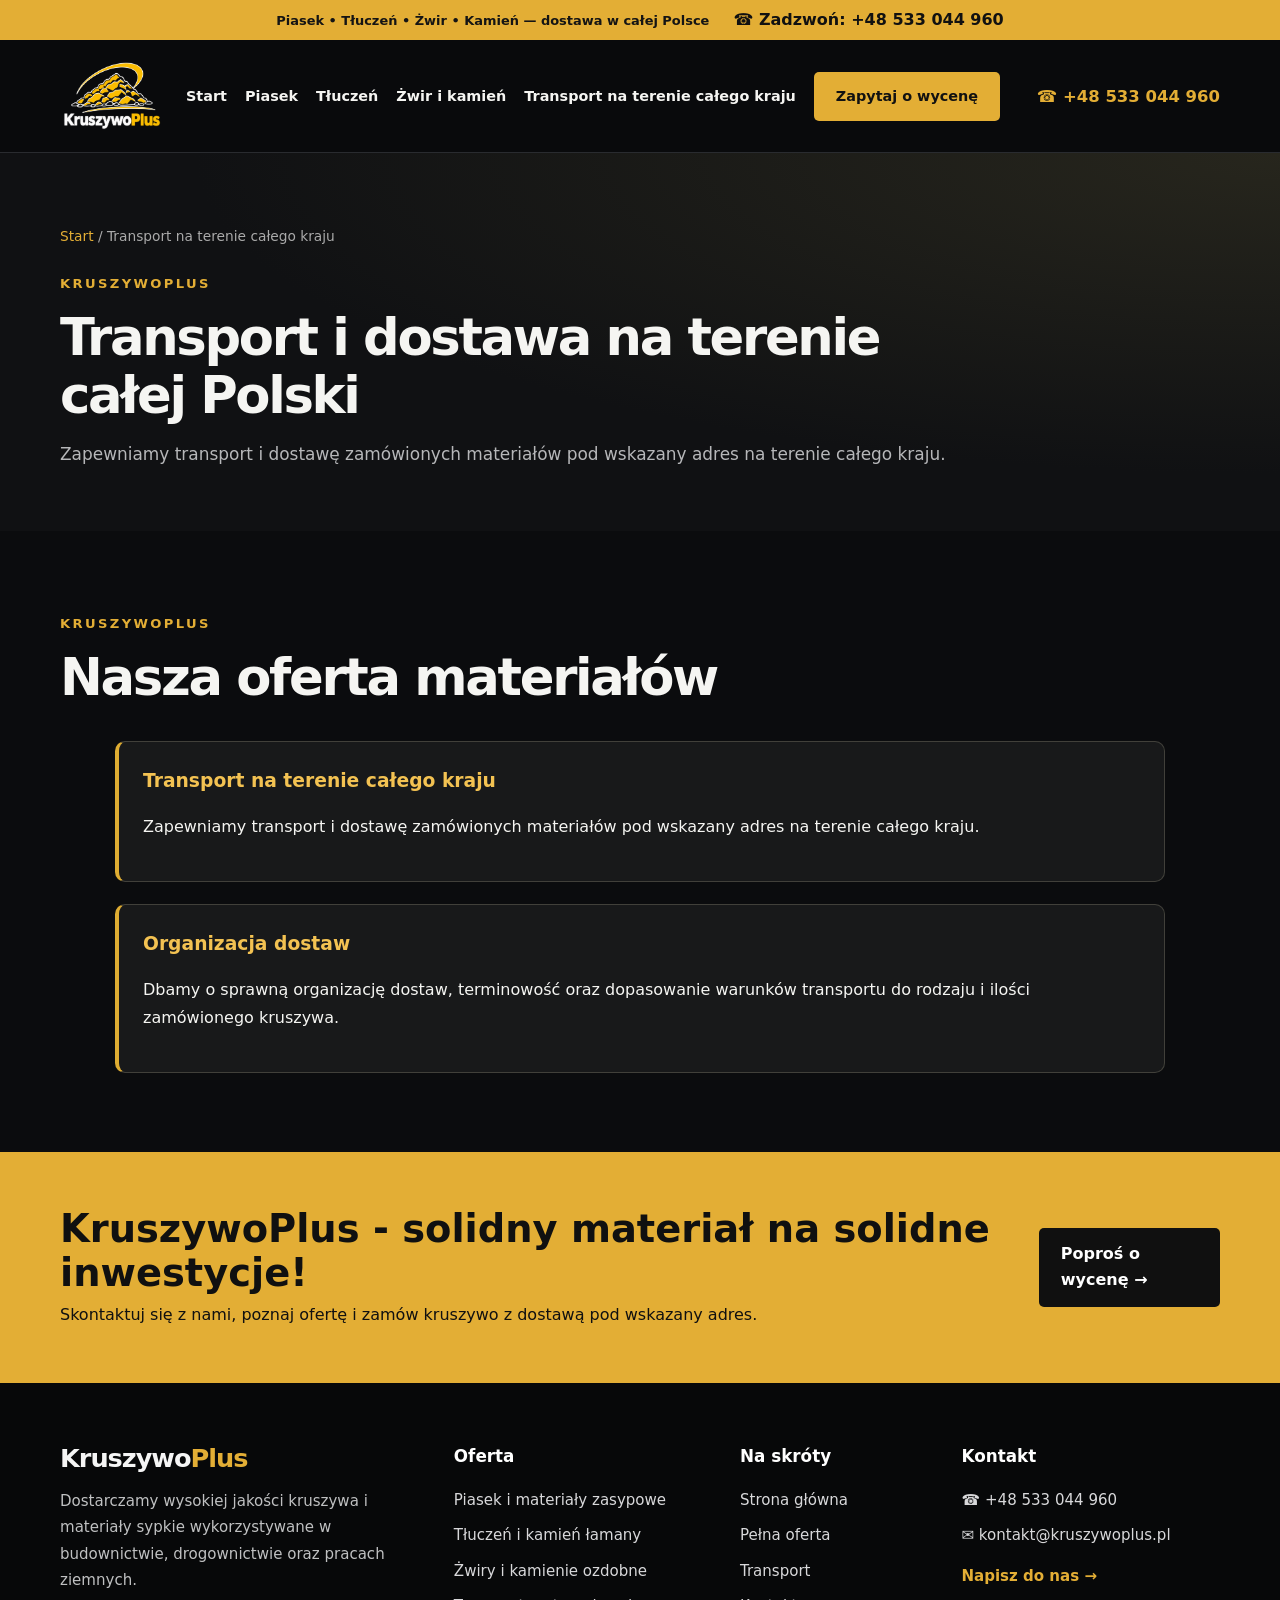
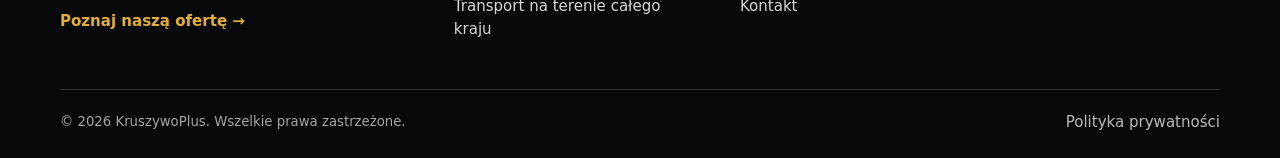
<file: uslugi/transport.html>
<!DOCTYPE html>

<html lang="pl"><head><meta charset="utf-8"/><meta content="width=device-width,initial-scale=1" name="viewport"/><title>Transport i dostawa kruszyw w całej Polsce | KruszywoPlus</title><meta content="Transport piasku, żwiru, tłucznia i kamienia na terenie całej Polski. Dopasowanie warunków dostawy do rodzaju i ilości zamówionego kruszywa." name="description"/><meta content="#0b0c0e" name="theme-color"/><link href="https://kruszywoplus.pl/uslugi/transport.html" rel="canonical"/><link href="../assets/favicon.svg" rel="icon" type="image/svg+xml"/><link as="style" href="../assets/style.css" rel="preload"/><link href="../assets/style.css" rel="stylesheet"/><meta content="website" property="og:type"/><meta content="Transport i dostawa kruszyw w całej Polsce | KruszywoPlus" property="og:title"/><meta content="Transport piasku, żwiru, tłucznia i kamienia na terenie całej Polski. Dopasowanie warunków dostawy do rodzaju i ilości zamówionego kruszywa." property="og:description"/><meta content="https://kruszywoplus.pl/assets/kruszywo-hero.webp" property="og:image"/><meta content="https://kruszywoplus.pl/uslugi/transport.html" property="og:url"/><meta content="pl_PL" property="og:locale"/><meta content="summary_large_image" name="twitter:card"/><script type="application/ld+json">{"@context":"https://schema.org","@type":"BreadcrumbList","itemListElement":[{"@type":"ListItem","position":1,"name":"Strona główna","item":"https://kruszywoplus.pl/"},{"@type":"ListItem","position":2,"name":"Transport na terenie całego kraju","item":"https://kruszywoplus.pl/uslugi/transport.html"}]}</script></head><body><a class="skip" href="#main">Przejdź do treści</a><div class="topbar"><span>Piasek • Tłuczeń • Żwir • Kamień — dostawa w całej Polsce</span><a class="topbar-call" href="tel:+48533044960">☎ Zadzwoń: +48 533 044 960</a></div><header class="header"><div class="wrap nav"><a aria-label="KruszywoPlus – strona główna" href="../index.html"><img alt="KruszywoPlus – sprzedaż i dostawa kruszyw" class="logo" decoding="async" height="104" src="../assets/logo-kruszywoplus.png" width="104"/></a><details class="mobile-menu"><summary>☰ Menu</summary><nav aria-label="Nawigacja mobilna" class="mobile-links"><a href="../index.html">Strona główna</a><a href="../uslugi/piasek.html">Piasek</a><a href="../uslugi/tluczen.html">Tłuczeń</a><a href="../uslugi/zwir.html">Żwir i kamień</a><a href="../uslugi/transport.html">Transport na terenie całego kraju</a><a href="../kontakt.html">Kontakt</a></nav></details><nav aria-label="Nawigacja główna" class="links"><a href="../index.html">Start</a><a href="../uslugi/piasek.html">Piasek</a><a href="../uslugi/tluczen.html">Tłuczeń</a><a href="../uslugi/zwir.html">Żwir i kamień</a><a href="../uslugi/transport.html">Transport na terenie całego kraju</a><a class="cta" href="../kontakt.html">Zapytaj o wycenę</a></nav><a class="header-call" href="tel:+48533044960">☎ +48 533 044 960</a></div></header><main id="main"><section class="pageintro"><div class="wrap"><div class="breadcrumbs"><a href="../index.html">Start</a> / Transport na terenie całego kraju</div><span class="eyebrow">KruszywoPlus</span><h1>Transport i dostawa na terenie całej Polski</h1><p class="lead">Zapewniamy transport i dostawę zamówionych materiałów pod wskazany adres na terenie całego kraju.</p></div></section><section><div class="wrap"><div class="section-head"><span class="eyebrow">KruszywoPlus</span><h2>Nasza oferta materiałów</h2></div><div class="material-details"><article class="material-block"><h3>Transport na terenie całego kraju</h3><p>Zapewniamy transport i dostawę zamówionych materiałów pod wskazany adres na terenie całego kraju.</p></article><article class="material-block"><h3>Organizacja dostaw</h3><p>Dbamy o sprawną organizację dostaw, terminowość oraz dopasowanie warunków transportu do rodzaju i ilości zamówionego kruszywa.</p></article></div></div></section><div class="banner"><div class="wrap inner"><div><h2>KruszywoPlus - solidny materiał na solidne inwestycje!</h2><p>Skontaktuj się z nami, poznaj ofertę i zamów kruszywo z dostawą pod wskazany adres.</p></div><a class="btn" href="../kontakt.html">Poproś o wycenę →</a></div></div></main><footer class="footer"><div class="wrap"><div class="footgrid">
<div class="footbrand"><div class="footer-brand-name">Kruszywo<span>Plus</span></div><p>Dostarczamy wysokiej jakości kruszywa i materiały sypkie wykorzystywane w budownictwie, drogownictwie oraz pracach ziemnych.</p><a class="footer-action" href="../index.html#oferta">Poznaj naszą ofertę →</a></div>
<div class="footcol"><h3>Oferta</h3><a href="../uslugi/piasek.html">Piasek i materiały zasypowe</a><a href="../uslugi/tluczen.html">Tłuczeń i kamień łamany</a><a href="../uslugi/zwir.html">Żwiry i kamienie ozdobne</a><a href="../uslugi/transport.html">Transport na terenie całego kraju</a></div>
<div class="footcol"><h3>Na skróty</h3><a href="../index.html">Strona główna</a><a href="../index.html#oferta">Pełna oferta</a><a href="../index.html#transport">Transport</a><a href="../kontakt.html">Kontakt</a></div>
<div class="footcol footer-contact"><h3>Kontakt</h3><a href="tel:+48533044960">☎ +48 533 044 960</a><a href="mailto:kontakt@kruszywoplus.pl">✉ kontakt@kruszywoplus.pl</a><a class="footer-action" href="../kontakt.html">Napisz do nas →</a></div>
</div><div class="fine"><span>© 2026 KruszywoPlus. Wszelkie prawa zastrzeżone.</span><a href="../polityka-prywatnosci.html">Polityka prywatności</a></div></div></footer><a class="mobile-sticky-call" href="tel:+48533044960">☎ Zadzwoń: +48 533 044 960</a></body></html>
</file>
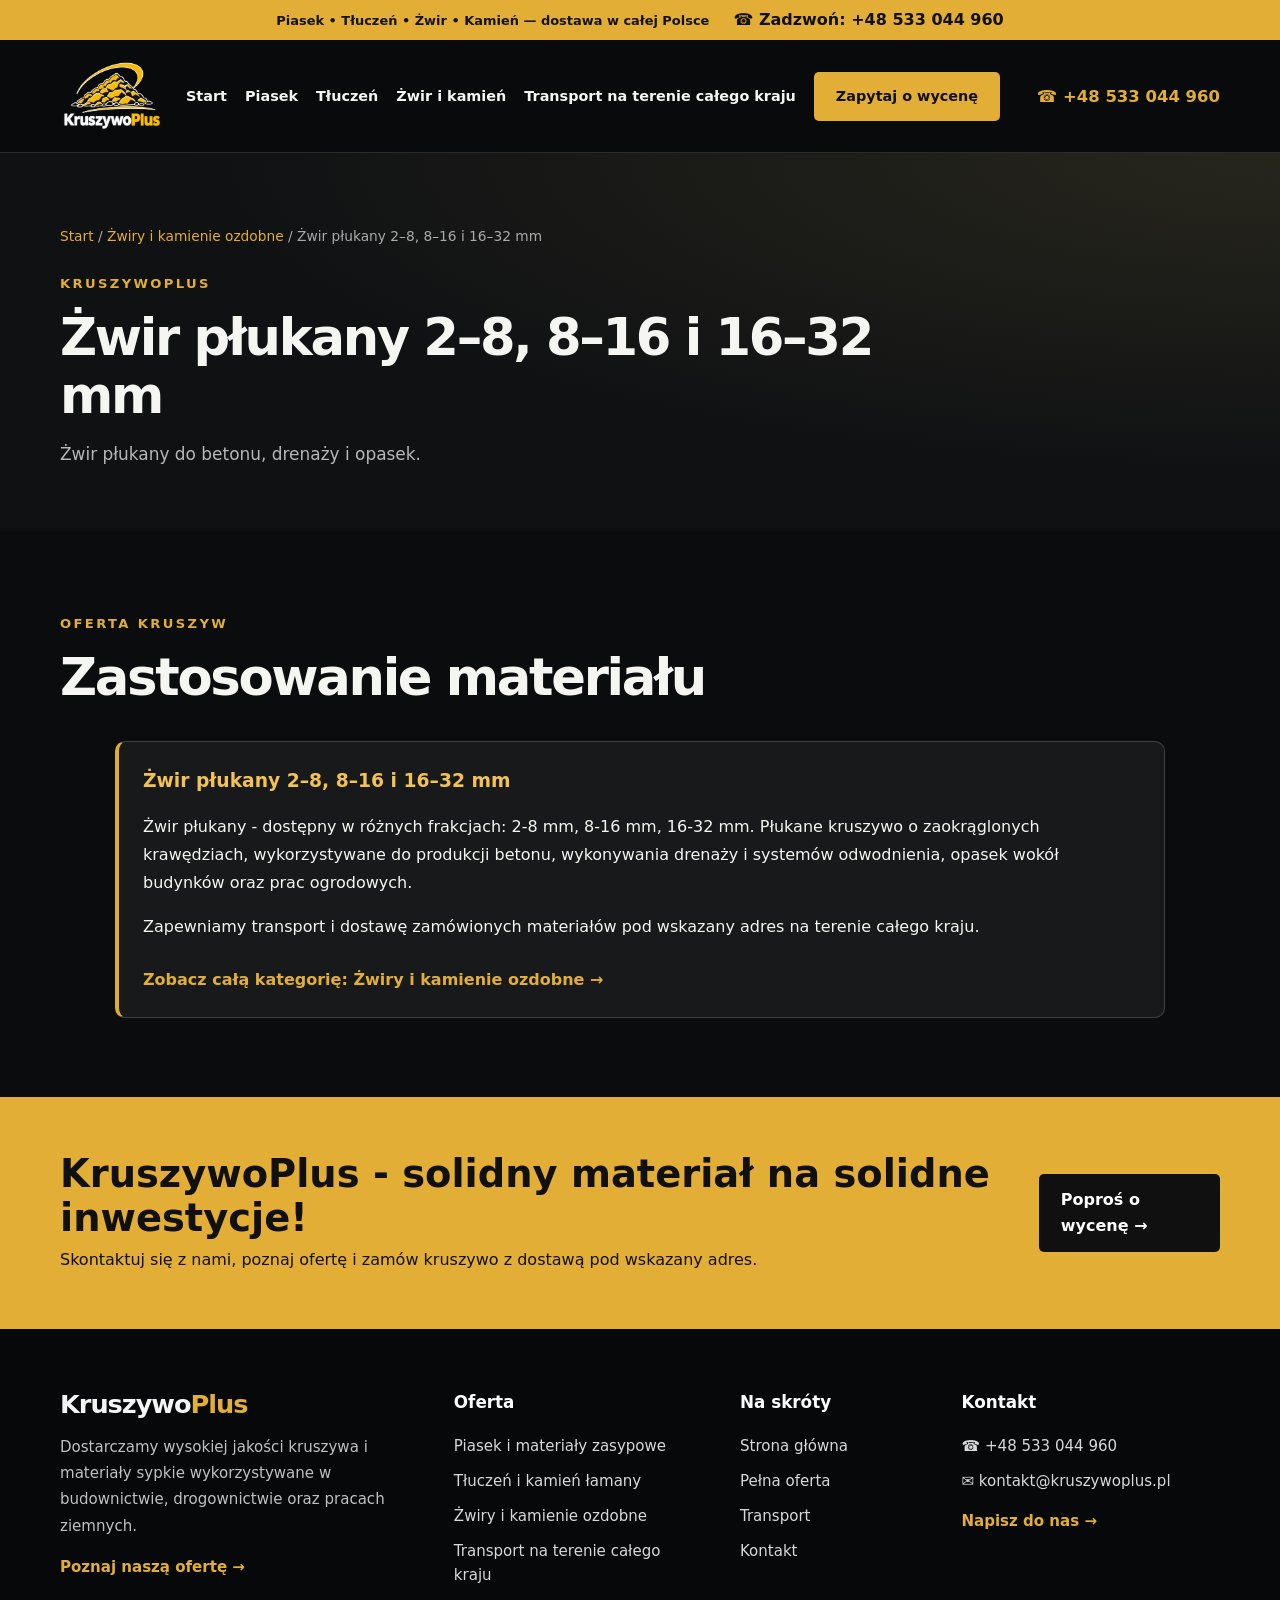
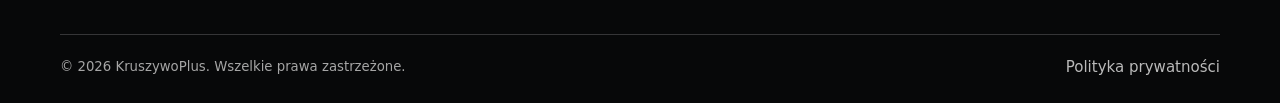
<file: uslugi/zwir-plukany.html>
<!DOCTYPE html>

<html lang="pl"><head><meta charset="utf-8"/><meta content="width=device-width,initial-scale=1" name="viewport"/><title>Żwir płukany 2–8, 8–16 i 16–32 mm z dostawą | KruszywoPlus</title><meta content="dostępny w różnych frakcjach: 2-8 mm, 8-16 mm, 16-32 mm. Płukane kruszywo o zaokrąglonych krawędziach, wykorzystywane do produkcji betonu, wykonywania drenaży i" name="description"/><meta content="#0b0c0e" name="theme-color"/><link href="https://kruszywoplus.pl/uslugi/zwir-plukany.html" rel="canonical"/><link href="../assets/favicon.svg" rel="icon" type="image/svg+xml"/><link as="style" href="../assets/style.css" rel="preload"/><link href="../assets/style.css" rel="stylesheet"/><meta content="website" property="og:type"/><meta content="Żwir płukany 2–8, 8–16 i 16–32 mm z dostawą | KruszywoPlus" property="og:title"/><meta content="dostępny w różnych frakcjach: 2-8 mm, 8-16 mm, 16-32 mm. Płukane kruszywo o zaokrąglonych krawędziach, wykorzystywane do produkcji betonu, wykonywania drenaży i" property="og:description"/><meta content="https://kruszywoplus.pl/assets/zwir.webp" property="og:image"/><meta content="https://kruszywoplus.pl/uslugi/zwir-plukany.html" property="og:url"/><meta content="pl_PL" property="og:locale"/><meta content="summary_large_image" name="twitter:card"/><script type="application/ld+json">{"@context":"https://schema.org","@type":"BreadcrumbList","itemListElement":[{"@type":"ListItem","position":1,"name":"Strona główna","item":"https://kruszywoplus.pl/"},{"@type":"ListItem","position":2,"name":"Żwiry i kamienie ozdobne","item":"https://kruszywoplus.pl/uslugi/zwir.html"},{"@type":"ListItem","position":3,"name":"Żwir płukany 2–8, 8–16 i 16–32 mm","item":"https://kruszywoplus.pl/uslugi/zwir-plukany.html"}]}</script></head><body><a class="skip" href="#main">Przejdź do treści</a><div class="topbar"><span>Piasek • Tłuczeń • Żwir • Kamień — dostawa w całej Polsce</span><a class="topbar-call" href="tel:+48533044960">☎ Zadzwoń: +48 533 044 960</a></div><header class="header"><div class="wrap nav"><a aria-label="KruszywoPlus – strona główna" href="../index.html"><img alt="KruszywoPlus – sprzedaż i dostawa kruszyw" class="logo" decoding="async" height="104" src="../assets/logo-kruszywoplus.png" width="104"/></a><details class="mobile-menu"><summary>☰ Menu</summary><nav aria-label="Nawigacja mobilna" class="mobile-links"><a href="../index.html">Strona główna</a><a href="../uslugi/piasek.html">Piasek</a><a href="../uslugi/tluczen.html">Tłuczeń</a><a href="../uslugi/zwir.html">Żwir i kamień</a><a href="../uslugi/transport.html">Transport na terenie całego kraju</a><a href="../kontakt.html">Kontakt</a></nav></details><nav aria-label="Nawigacja główna" class="links"><a href="../index.html">Start</a><a href="../uslugi/piasek.html">Piasek</a><a href="../uslugi/tluczen.html">Tłuczeń</a><a href="../uslugi/zwir.html">Żwir i kamień</a><a href="../uslugi/transport.html">Transport na terenie całego kraju</a><a class="cta" href="../kontakt.html">Zapytaj o wycenę</a></nav><a class="header-call" href="tel:+48533044960">☎ +48 533 044 960</a></div></header><main id="main"><section class="pageintro"><div class="wrap"><div class="breadcrumbs"><a href="../index.html">Start</a> / <a href="zwir.html">Żwiry i kamienie ozdobne</a> / Żwir płukany 2–8, 8–16 i 16–32 mm</div><span class="eyebrow">KruszywoPlus</span><h1>Żwir płukany 2–8, 8–16 i 16–32 mm</h1><p class="lead">Żwir płukany do betonu, drenaży i opasek.</p></div></section><section><div class="wrap"><div class="section-head"><span class="eyebrow">Oferta kruszyw</span><h2>Zastosowanie materiału</h2></div><div class="material-details"><article class="material-block"><h3>Żwir płukany 2–8, 8–16 i 16–32 mm</h3><p>Żwir płukany - dostępny w różnych frakcjach: 2-8 mm, 8-16 mm, 16-32 mm. Płukane kruszywo o zaokrąglonych krawędziach, wykorzystywane do produkcji betonu, wykonywania drenaży i systemów odwodnienia, opasek wokół budynków oraz prac ogrodowych.</p><p>Zapewniamy transport i dostawę zamówionych materiałów pod wskazany adres na terenie całego kraju.</p><a class="textlink" href="zwir.html">Zobacz całą kategorię: Żwiry i kamienie ozdobne →</a></article></div></div></section><div class="banner"><div class="wrap inner"><div><h2>KruszywoPlus - solidny materiał na solidne inwestycje!</h2><p>Skontaktuj się z nami, poznaj ofertę i zamów kruszywo z dostawą pod wskazany adres.</p></div><a class="btn" href="../kontakt.html">Poproś o wycenę →</a></div></div></main><footer class="footer"><div class="wrap"><div class="footgrid">
<div class="footbrand"><div class="footer-brand-name">Kruszywo<span>Plus</span></div><p>Dostarczamy wysokiej jakości kruszywa i materiały sypkie wykorzystywane w budownictwie, drogownictwie oraz pracach ziemnych.</p><a class="footer-action" href="../index.html#oferta">Poznaj naszą ofertę →</a></div>
<div class="footcol"><h3>Oferta</h3><a href="../uslugi/piasek.html">Piasek i materiały zasypowe</a><a href="../uslugi/tluczen.html">Tłuczeń i kamień łamany</a><a href="../uslugi/zwir.html">Żwiry i kamienie ozdobne</a><a href="../uslugi/transport.html">Transport na terenie całego kraju</a></div>
<div class="footcol"><h3>Na skróty</h3><a href="../index.html">Strona główna</a><a href="../index.html#oferta">Pełna oferta</a><a href="../index.html#transport">Transport</a><a href="../kontakt.html">Kontakt</a></div>
<div class="footcol footer-contact"><h3>Kontakt</h3><a href="tel:+48533044960">☎ +48 533 044 960</a><a href="mailto:kontakt@kruszywoplus.pl">✉ kontakt@kruszywoplus.pl</a><a class="footer-action" href="../kontakt.html">Napisz do nas →</a></div>
</div><div class="fine"><span>© 2026 KruszywoPlus. Wszelkie prawa zastrzeżone.</span><a href="../polityka-prywatnosci.html">Polityka prywatności</a></div></div></footer><a class="mobile-sticky-call" href="tel:+48533044960">☎ Zadzwoń: +48 533 044 960</a></body></html>
</file>
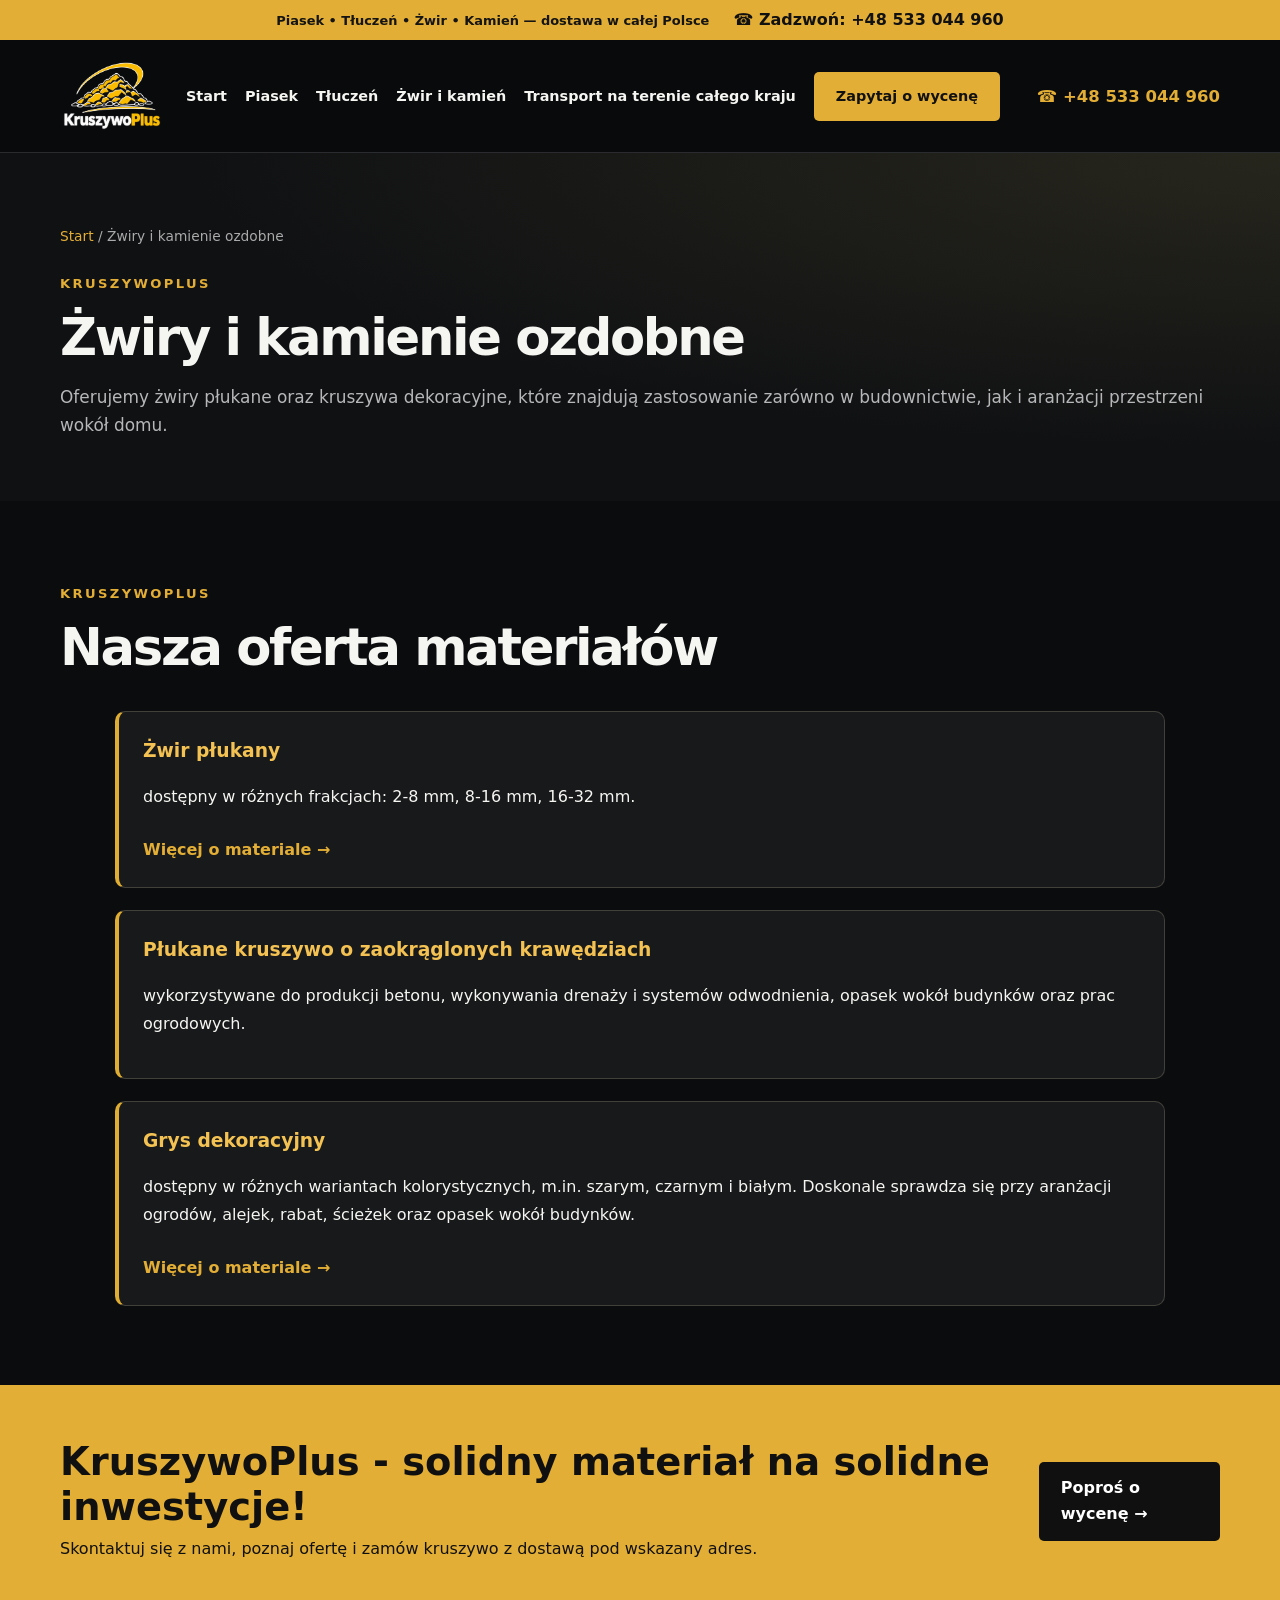
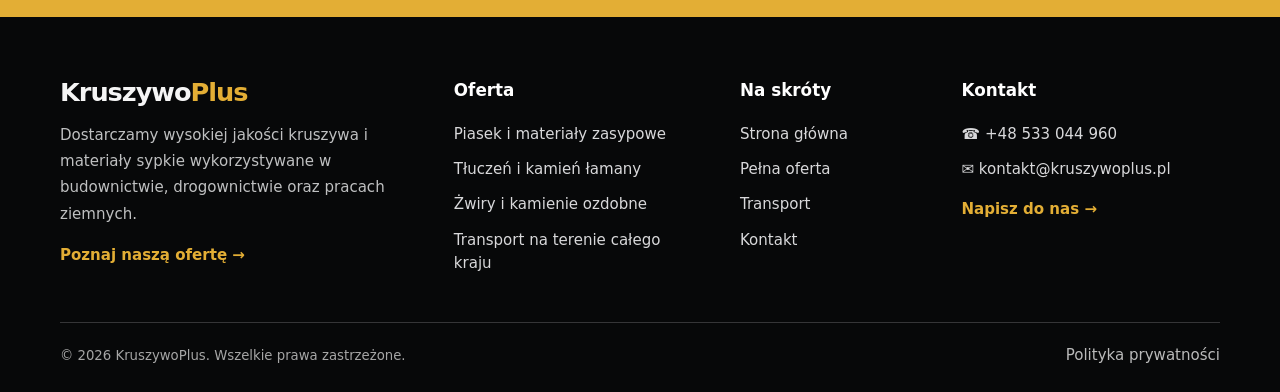
<file: uslugi/zwir.html>
<!DOCTYPE html>

<html lang="pl"><head><meta charset="utf-8"/><meta content="width=device-width,initial-scale=1" name="viewport"/><title>Żwir płukany 2–8, 8–16, 16–32 i grys | KruszywoPlus</title><meta content="Żwir płukany frakcji 2–8, 8–16 i 16–32 mm oraz grys dekoracyjny. Materiały do betonu, drenażu, opasek i ogrodu. Dostawa kruszyw w całej Polsce." name="description"/><meta content="#0b0c0e" name="theme-color"/><link href="https://kruszywoplus.pl/uslugi/zwir.html" rel="canonical"/><link href="../assets/favicon.svg" rel="icon" type="image/svg+xml"/><link as="style" href="../assets/style.css" rel="preload"/><link href="../assets/style.css" rel="stylesheet"/><meta content="website" property="og:type"/><meta content="Żwir płukany 2–8, 8–16, 16–32 i grys | KruszywoPlus" property="og:title"/><meta content="Żwir płukany frakcji 2–8, 8–16 i 16–32 mm oraz grys dekoracyjny. Materiały do betonu, drenażu, opasek i ogrodu. Dostawa kruszyw w całej Polsce." property="og:description"/><meta content="https://kruszywoplus.pl/assets/kruszywo-hero.webp" property="og:image"/><meta content="https://kruszywoplus.pl/uslugi/zwir.html" property="og:url"/><meta content="pl_PL" property="og:locale"/><meta content="summary_large_image" name="twitter:card"/><script type="application/ld+json">{"@context":"https://schema.org","@type":"BreadcrumbList","itemListElement":[{"@type":"ListItem","position":1,"name":"Strona główna","item":"https://kruszywoplus.pl/"},{"@type":"ListItem","position":2,"name":"Żwiry i kamienie ozdobne","item":"https://kruszywoplus.pl/uslugi/zwir.html"}]}</script></head><body><a class="skip" href="#main">Przejdź do treści</a><div class="topbar"><span>Piasek • Tłuczeń • Żwir • Kamień — dostawa w całej Polsce</span><a class="topbar-call" href="tel:+48533044960">☎ Zadzwoń: +48 533 044 960</a></div><header class="header"><div class="wrap nav"><a aria-label="KruszywoPlus – strona główna" href="../index.html"><img alt="KruszywoPlus – sprzedaż i dostawa kruszyw" class="logo" decoding="async" height="104" src="../assets/logo-kruszywoplus.png" width="104"/></a><details class="mobile-menu"><summary>☰ Menu</summary><nav aria-label="Nawigacja mobilna" class="mobile-links"><a href="../index.html">Strona główna</a><a href="../uslugi/piasek.html">Piasek</a><a href="../uslugi/tluczen.html">Tłuczeń</a><a href="../uslugi/zwir.html">Żwir i kamień</a><a href="../uslugi/transport.html">Transport na terenie całego kraju</a><a href="../kontakt.html">Kontakt</a></nav></details><nav aria-label="Nawigacja główna" class="links"><a href="../index.html">Start</a><a href="../uslugi/piasek.html">Piasek</a><a href="../uslugi/tluczen.html">Tłuczeń</a><a href="../uslugi/zwir.html">Żwir i kamień</a><a href="../uslugi/transport.html">Transport na terenie całego kraju</a><a class="cta" href="../kontakt.html">Zapytaj o wycenę</a></nav><a class="header-call" href="tel:+48533044960">☎ +48 533 044 960</a></div></header><main id="main"><section class="pageintro"><div class="wrap"><div class="breadcrumbs"><a href="../index.html">Start</a> / Żwiry i kamienie ozdobne</div><span class="eyebrow">KruszywoPlus</span><h1>Żwiry i kamienie ozdobne</h1><p class="lead">Oferujemy żwiry płukane oraz kruszywa dekoracyjne, które znajdują zastosowanie zarówno w budownictwie, jak i aranżacji przestrzeni wokół domu.</p></div></section><section><div class="wrap"><div class="section-head"><span class="eyebrow">KruszywoPlus</span><h2>Nasza oferta materiałów</h2></div><div class="material-details"><article class="material-block"><h3>Żwir płukany</h3><p>dostępny w różnych frakcjach: 2-8 mm, 8-16 mm, 16-32 mm.</p><a class="textlink" href="zwir-plukany.html">Więcej o materiale →</a></article><article class="material-block"><h3>Płukane kruszywo o zaokrąglonych krawędziach</h3><p>wykorzystywane do produkcji betonu, wykonywania drenaży i systemów odwodnienia, opasek wokół budynków oraz prac ogrodowych.</p></article><article class="material-block"><h3>Grys dekoracyjny</h3><p>dostępny w różnych wariantach kolorystycznych, m.in. szarym, czarnym i białym. Doskonale sprawdza się przy aranżacji ogrodów, alejek, rabat, ścieżek oraz opasek wokół budynków.</p><a class="textlink" href="grys-dekoracyjny.html">Więcej o materiale →</a></article></div></div></section><div class="banner"><div class="wrap inner"><div><h2>KruszywoPlus - solidny materiał na solidne inwestycje!</h2><p>Skontaktuj się z nami, poznaj ofertę i zamów kruszywo z dostawą pod wskazany adres.</p></div><a class="btn" href="../kontakt.html">Poproś o wycenę →</a></div></div></main><footer class="footer"><div class="wrap"><div class="footgrid">
<div class="footbrand"><div class="footer-brand-name">Kruszywo<span>Plus</span></div><p>Dostarczamy wysokiej jakości kruszywa i materiały sypkie wykorzystywane w budownictwie, drogownictwie oraz pracach ziemnych.</p><a class="footer-action" href="../index.html#oferta">Poznaj naszą ofertę →</a></div>
<div class="footcol"><h3>Oferta</h3><a href="../uslugi/piasek.html">Piasek i materiały zasypowe</a><a href="../uslugi/tluczen.html">Tłuczeń i kamień łamany</a><a href="../uslugi/zwir.html">Żwiry i kamienie ozdobne</a><a href="../uslugi/transport.html">Transport na terenie całego kraju</a></div>
<div class="footcol"><h3>Na skróty</h3><a href="../index.html">Strona główna</a><a href="../index.html#oferta">Pełna oferta</a><a href="../index.html#transport">Transport</a><a href="../kontakt.html">Kontakt</a></div>
<div class="footcol footer-contact"><h3>Kontakt</h3><a href="tel:+48533044960">☎ +48 533 044 960</a><a href="mailto:kontakt@kruszywoplus.pl">✉ kontakt@kruszywoplus.pl</a><a class="footer-action" href="../kontakt.html">Napisz do nas →</a></div>
</div><div class="fine"><span>© 2026 KruszywoPlus. Wszelkie prawa zastrzeżone.</span><a href="../polityka-prywatnosci.html">Polityka prywatności</a></div></div></footer><a class="mobile-sticky-call" href="tel:+48533044960">☎ Zadzwoń: +48 533 044 960</a></body></html>
</file>
<file: assets/style.css>
:root{--bg:#0b0c0e;--panel:#17191d;--line:#303238;--yellow:#e3ae35;--white:#f5f5f2;--muted:#b6b7b9;color-scheme:dark}*{box-sizing:border-box}html{scroll-behavior:smooth}body{margin:0;background:var(--bg);color:var(--white);font-family:system-ui,-apple-system,"Segoe UI",Arial,sans-serif;line-height:1.65}a{color:inherit;text-decoration:none}a:hover{color:var(--yellow)}.wrap{width:min(1160px,calc(100% - 40px));margin-inline:auto}.topbar{background:var(--yellow);color:#141414;font-weight:750;font-size:.81rem;text-align:center;padding:5px}.header{background:rgba(10,11,13,.97);border-bottom:1px solid #292b2f;position:sticky;top:0;z-index:10}.nav{min-height:86px;display:flex;align-items:center;justify-content:space-between;gap:22px}.logo{display:block;width:218px;max-height:85px;object-fit:contain;height:auto}.links{display:flex;align-items:center;gap:18px;font-size:.9rem;font-weight:700}.links a{white-space:nowrap}.cta,.btn{background:var(--yellow);color:#111!important;display:inline-flex;align-items:center;justify-content:center;font-weight:850;border:0;padding:13px 22px;border-radius:5px;cursor:pointer}.btn:hover,.cta:hover{background:#f6ca67;color:#111}.ghost{border:1px solid #797a7b;background:transparent;color:#fff!important}.ghost:hover{border-color:var(--yellow);background:#202024}.menu-toggle{display:none;color:#fff;background:#222;border:1px solid #444;padding:8px 12px}.hero{position:relative;min-height:575px;display:flex;align-items:center;background:linear-gradient(90deg,rgba(6,7,9,.96) 0%,rgba(7,8,10,.86) 35%,rgba(8,9,11,.2) 100%),url('kruszywo-hero.webp') center/cover no-repeat}.eyebrow{display:inline-block;font-weight:850;color:var(--yellow);font-size:.82rem;text-transform:uppercase;letter-spacing:.18em;margin-bottom:14px}.hero h1{max-width:710px;font-size:clamp(2.45rem,5.6vw,5rem);line-height:1.09;letter-spacing:-.055em;margin:0 0 25px}.hero h1 span,.accent{color:var(--yellow)}.hero p{max-width:620px;color:#e4e4e4;font-size:1.13rem;margin-bottom:29px}.actions{display:flex;flex-wrap:wrap;gap:12px}.stripe{height:7px;background:repeating-linear-gradient(115deg,var(--yellow) 0 90px,#080808 90px 112px)}section{padding:79px 0}.section-head{max-width:780px;margin-bottom:34px}.section-head h2,.pageintro h1{font-size:clamp(2rem,4vw,3.45rem);line-height:1.13;letter-spacing:-.045em;margin:0 0 14px}.section-head p,.lead{color:var(--muted);font-size:1.06rem}.cards{display:grid;grid-template-columns:repeat(3,1fr);gap:20px}.card{border:1px solid var(--line);background:var(--panel);border-radius:8px;overflow:hidden;transition:transform .2s,border-color .2s}.card:hover{transform:translateY(-3px);border-color:#9c842b}.card img{width:100%;height:204px;object-fit:cover;display:block}.card-content{padding:24px}.card h3{margin:0 0 10px;font-size:1.27rem;line-height:1.3}.card p{color:var(--muted);margin:0 0 19px}.textlink{font-weight:850;color:var(--yellow)}.alt{background:#121416}.stats{display:grid;grid-template-columns:repeat(3,1fr);gap:16px}.stat{border-left:4px solid var(--yellow);padding:8px 22px;background:#1b1c20}.stat h3{margin:0 0 6px;font-size:1.1rem}.stat p{margin:0;color:var(--muted);font-size:.94rem}.steps{display:grid;grid-template-columns:repeat(5,1fr);gap:14px}.step{border-top:3px solid var(--yellow);padding:24px 15px;background:#1b1d20}.step b{display:block;color:var(--yellow);font-size:2rem;line-height:1}.step h3{font-size:1.04rem;line-height:1.25}.step p{font-size:.9rem;color:var(--muted)}.cities{display:grid;grid-template-columns:repeat(3,1fr);gap:12px}.city{border:1px solid #414148;padding:18px 21px;background:#1b1d20;display:flex;justify-content:space-between;align-items:center;font-weight:800}.city span{color:var(--yellow)}.faq{max-width:920px}.faq details{border-bottom:1px solid #3a3a3e;padding:17px 0}.faq summary{cursor:pointer;font-size:1.06rem;font-weight:800}.faq p{color:var(--muted);padding-left:12px}.banner{background:var(--yellow);color:#101010;padding:55px 0}.banner .inner{display:flex;justify-content:space-between;align-items:center;gap:26px}.banner h2{font-size:clamp(1.7rem,3vw,2.6rem);margin:0 0 7px;line-height:1.15}.banner p{margin:0}.banner .btn{background:#101010;color:#fff!important}.footer{padding:55px 0 28px;background:#070809}.footgrid{display:grid;grid-template-columns:2fr 1fr 1fr;gap:32px}.footer img{width:245px;height:auto;object-fit:contain}.footer h3{font-size:1rem}.footer a{display:block;margin:8px 0;color:#d8d8da;font-size:.94rem}.footer a:hover{color:var(--yellow)}.fine{margin-top:35px;padding-top:21px;border-top:1px solid #353537;font-size:.83rem;color:#a6a6a6}.pageintro{padding:72px 0 45px;background:radial-gradient(ellipse at top right,#27261d,#101113 60%)}.breadcrumbs{font-size:.86rem;color:#aaa;margin-bottom:22px}.breadcrumbs a{color:var(--yellow)}.pageintro h1{max-width:850px}.contentgrid{display:grid;grid-template-columns:1.3fr .7fr;gap:56px}.copy h2{font-size:1.7rem;line-height:1.2;margin-top:36px}.copy p,.copy li{color:#c6c6c6}.copy ul{padding-left:22px}.aside{background:#1a1c20;padding:24px;border:1px solid #37383c;border-radius:8px;align-self:start}.aside img{display:block;width:100%;height:auto;aspect-ratio:16/9;object-fit:cover;border-radius:5px}.aside h3{font-size:1.3rem}.aside p{color:var(--muted)}table{border-collapse:collapse;width:100%;margin:22px 0}th,td{text-align:left;border-bottom:1px solid #3b3b3b;padding:14px 12px}th{background:#24262a;color:var(--yellow)}.notice{padding:15px 20px;background:#252315;border-left:4px solid var(--yellow);margin:25px 0}.contact{display:grid;grid-template-columns:1fr 1fr;gap:35px}.form{background:#1a1c20;padding:26px;border:1px solid #39393a}.form label{display:block;font-weight:700;margin:12px 0 5px}.form input,.form textarea,.form select{width:100%;background:#0e0f11;color:#fff;border:1px solid #585a60;padding:13px;border-radius:4px;font:inherit}.form input:focus,.form textarea:focus{outline:2px solid var(--yellow)}.form button{margin-top:17px}.small{font-size:.86rem;color:var(--muted)}.chip{display:inline-block;background:#292a2c;color:#eaeaea;padding:5px 12px;border-radius:20px;font-size:.83rem;margin:4px} .skip{position:absolute;left:-9999px}.skip:focus{left:10px;top:10px;z-index:100;background:yellow;color:black;padding:8px}@media(max-width:980px){.links{gap:10px;font-size:.8rem}.logo{width:178px}.steps{grid-template-columns:repeat(3,1fr)}}@media(max-width:720px){.nav{min-height:75px}.logo{width:168px}.menu-toggle{display:block}.links{display:none;position:absolute;top:100%;left:0;right:0;background:#0c0d0f;padding:20px;flex-direction:column;align-items:stretch;border-bottom:1px solid #555}.links.open{display:flex}.hero{min-height:620px;align-items:end;padding:65px 0;background:linear-gradient(0deg,#08090b 2%,rgba(5,6,8,.85) 40%,rgba(0,0,0,.1) 100%),url('kruszywo-hero.webp') 61% center/cover no-repeat}.cards,.stats,.cities,.contact,.contentgrid,.footgrid{grid-template-columns:1fr}.steps{grid-template-columns:1fr 1fr}.banner .inner{align-items:flex-start;flex-direction:column}.section-head{margin-bottom:24px}section{padding:53px 0}}@media(max-width:440px){.steps{grid-template-columns:1fr}.hero h1{font-size:2.45rem}.actions .btn{width:100%}.wrap{width:min(100% - 30px,1160px)}}

/* Menu mobilne: natywne HTML details zamiast JavaScript */
.mobile-menu{display:none;position:relative}.mobile-menu summary{list-style:none;cursor:pointer;color:var(--yellow);font-weight:800;border:1px solid #505050;padding:10px 13px;border-radius:4px}.mobile-menu summary::-webkit-details-marker{display:none}.mobile-links{position:absolute;top:calc(100% + 9px);right:0;width:min(310px,85vw);display:flex;flex-direction:column;background:#111315;padding:12px;box-shadow:0 15px 35px #000b;border:1px solid #414141;border-radius:5px}.mobile-links a{padding:10px;border-bottom:1px solid #333}.mobile-links a:last-child{border:0}
@media(max-width:720px){.mobile-menu{display:block}.links{display:none!important}}

/* Widoczny numer telefonu na wszystkich podstronach — bez JS */
.topbar{display:flex;justify-content:center;align-items:center;gap:24px;flex-wrap:wrap;padding:7px 15px}.topbar-call{font-weight:900;color:#111;text-decoration:none;white-space:nowrap;font-size:1rem}.topbar-call:hover{color:#443600}.header-call{font-weight:900;color:var(--yellow);font-size:1.03rem;white-space:nowrap;margin-left:auto}.header-call:hover{color:#fff}.mobile-sticky-call{display:none}.footer-contact a{word-break:break-word}.contact-large{display:block;color:var(--yellow);font-size:clamp(1.2rem,2.5vw,1.8rem);font-weight:850;margin:15px 0}.contact-mail{font-size:clamp(1.05rem,2.1vw,1.35rem)}.contact .form ul{padding-left:22px;line-height:2}.contact .form .btn{margin-top:14px}.hero .actions .btn{white-space:nowrap}
@media(min-width:721px) and (max-width:1200px){.nav{flex-wrap:wrap;padding:10px 0}.header-call{order:3;width:100%;text-align:right;margin-top:-8px}.links{gap:12px}}
@media(max-width:720px){body{padding-bottom:75px}.topbar{gap:3px;flex-direction:column;line-height:1.4}.topbar-call{font-size:1.03rem}.header-call{display:none}.mobile-sticky-call{display:flex;position:fixed;align-items:center;justify-content:center;bottom:12px;left:12px;right:12px;min-height:52px;border-radius:999px;background:var(--yellow);color:#111!important;text-decoration:none;font-weight:900;z-index:99;box-shadow:0 10px 35px #000a}.mobile-sticky-call:hover{background:#f6ca67}.contact{gap:20px}}

/* KruszywoPlus: square logo only in dark header */
.header .logo{width:104px;height:104px;max-height:none;object-fit:contain}.nav{min-height:112px}.footer .footgrid img{display:none}.card img{object-fit:cover}.hero{background-position:center}.logo{background:transparent!important}@media(max-width:720px){.header .logo{width:72px;height:72px}.nav{min-height:80px}}

/* Opisy materiałów: pełne treści z dokumentu KRUSZYWA.pdf */
.material-details{display:grid;gap:22px;max-width:1050px;margin:0 auto}.material-block{background:#18191a;border:1px solid #41403a;border-left:4px solid #dfad32;border-radius:10px;padding:24px}.material-block h3{margin:0 0 14px;color:#f3c252}.material-block p,.material-block li{line-height:1.75}.material-block li{margin-bottom:12px}.material-block ul{padding-left:24px}.stats{grid-template-columns:repeat(auto-fit,minmax(190px,1fr))}

/* Stopka na wzór BetonPlus: stabilne 4 kolumny z równymi odstępami */
.footer{background:#070809;padding:60px 0 24px}
.footer .footgrid{display:grid;grid-template-columns:minmax(0,1.65fr) minmax(0,1.15fr) minmax(0,.85fr) minmax(0,1.2fr);align-items:start;gap:clamp(22px,3vw,44px)}
.footer .footgrid>div{min-width:0}
.footer .footgrid h3{margin:0 0 18px;color:#fff;font-size:1.05rem;font-weight:800}
.footer .footgrid a{display:block;margin:0 0 12px;text-decoration:none;line-height:1.55;overflow-wrap:anywhere}
.footer .footgrid p{margin:14px 0;line-height:1.75;color:#bfc0c1;font-size:.94rem}
.footer .footer-brand-name{font-weight:900;font-size:clamp(1.4rem,2vw,1.85rem);letter-spacing:-.04em;color:#f5f5f5;line-height:1.2;white-space:nowrap}
.footer .footer-brand-name span{color:var(--yellow)}
.footer .footgrid .footer-action{color:var(--yellow);font-weight:800;margin-top:17px}
.footer .fine{display:flex;justify-content:space-between;align-items:center;gap:16px;flex-wrap:wrap;line-height:1.55}
.footer .fine a{display:inline;margin:0;color:#bababa}
@media(max-width:960px){.footer .footgrid{grid-template-columns:repeat(2,minmax(0,1fr));gap:36px}}
@media(max-width:560px){.footer .footgrid{grid-template-columns:minmax(0,1fr);gap:30px}.footer .fine{flex-direction:column;align-items:flex-start}.footer{padding-top:44px}}

/* Nawigacja do materiałów – SEO, bez zmiany układu strony */
.material-links{margin-top:26px;line-height:2;color:#c9c9c9}.material-links a{color:var(--yellow);text-decoration:underline;text-underline-offset:4px}.material-block .textlink{display:inline-block;margin-top:10px}.material-block p{line-height:1.75}
</file>
